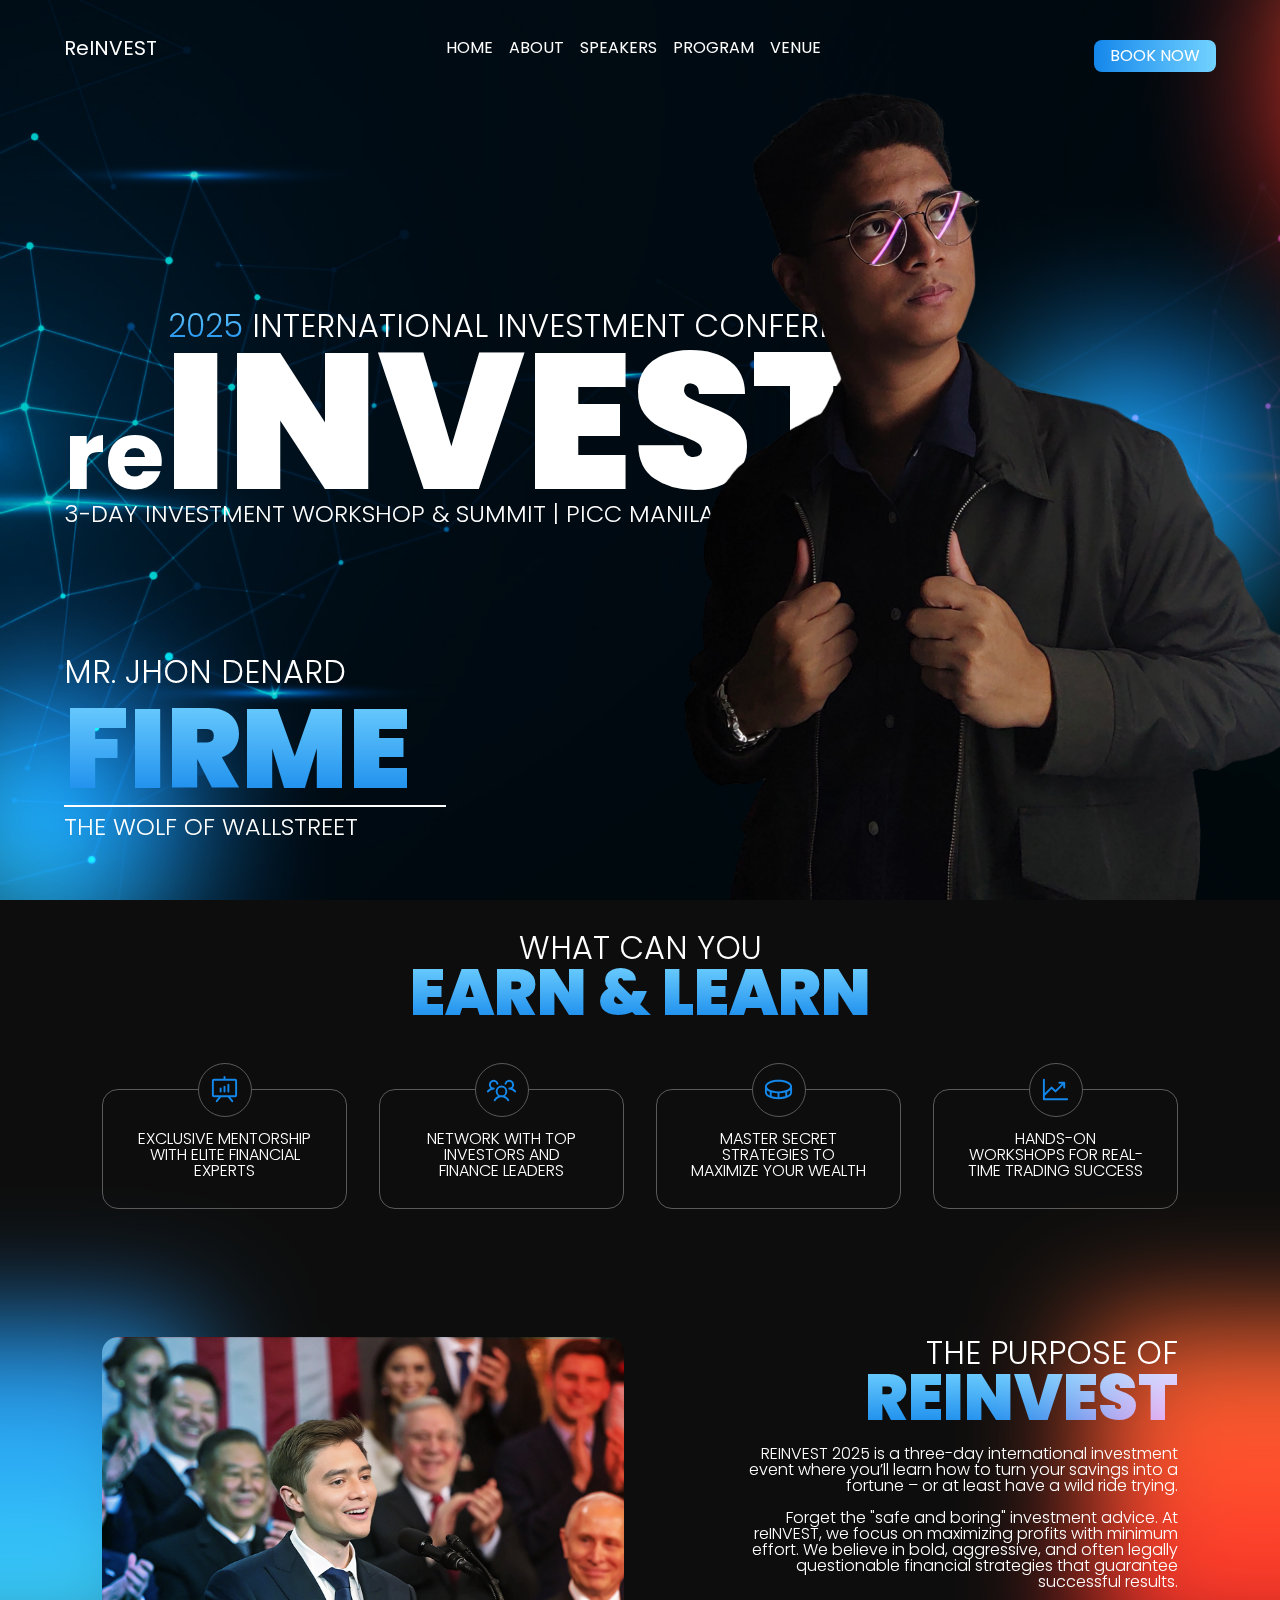
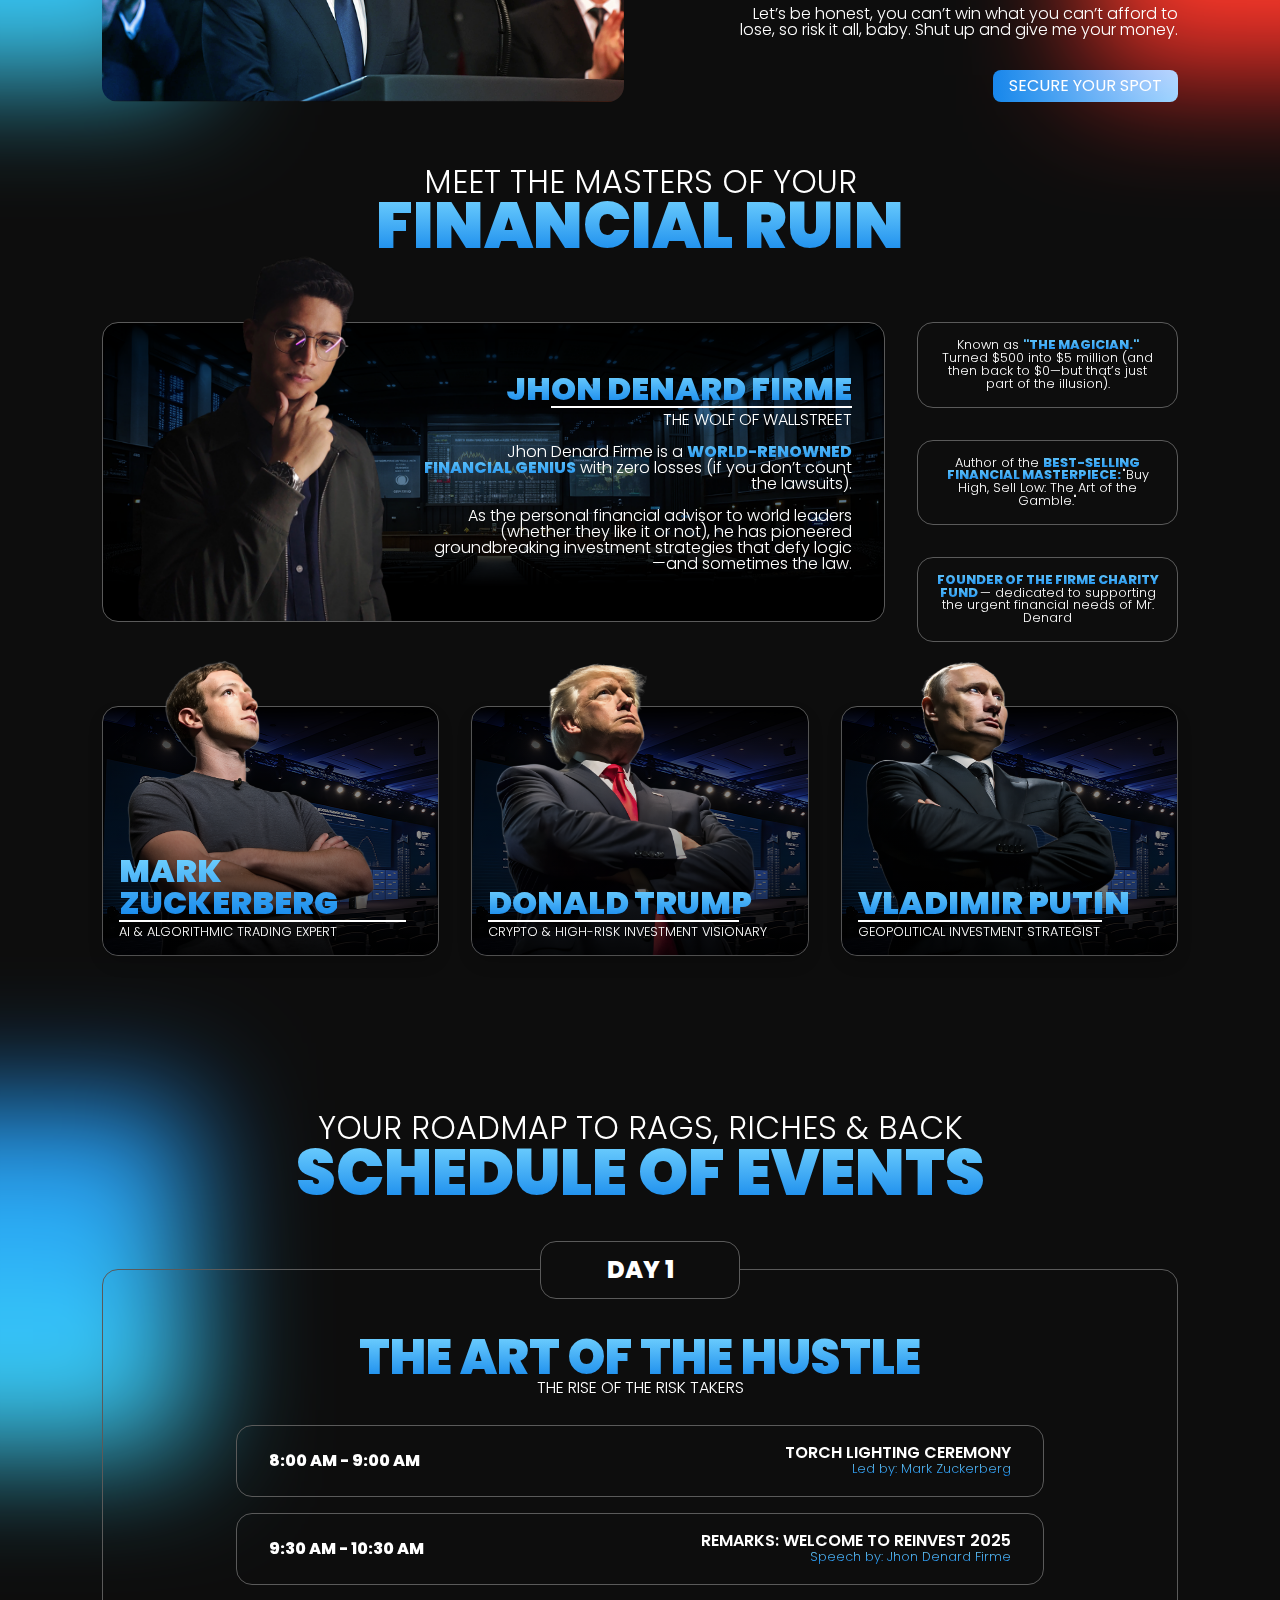
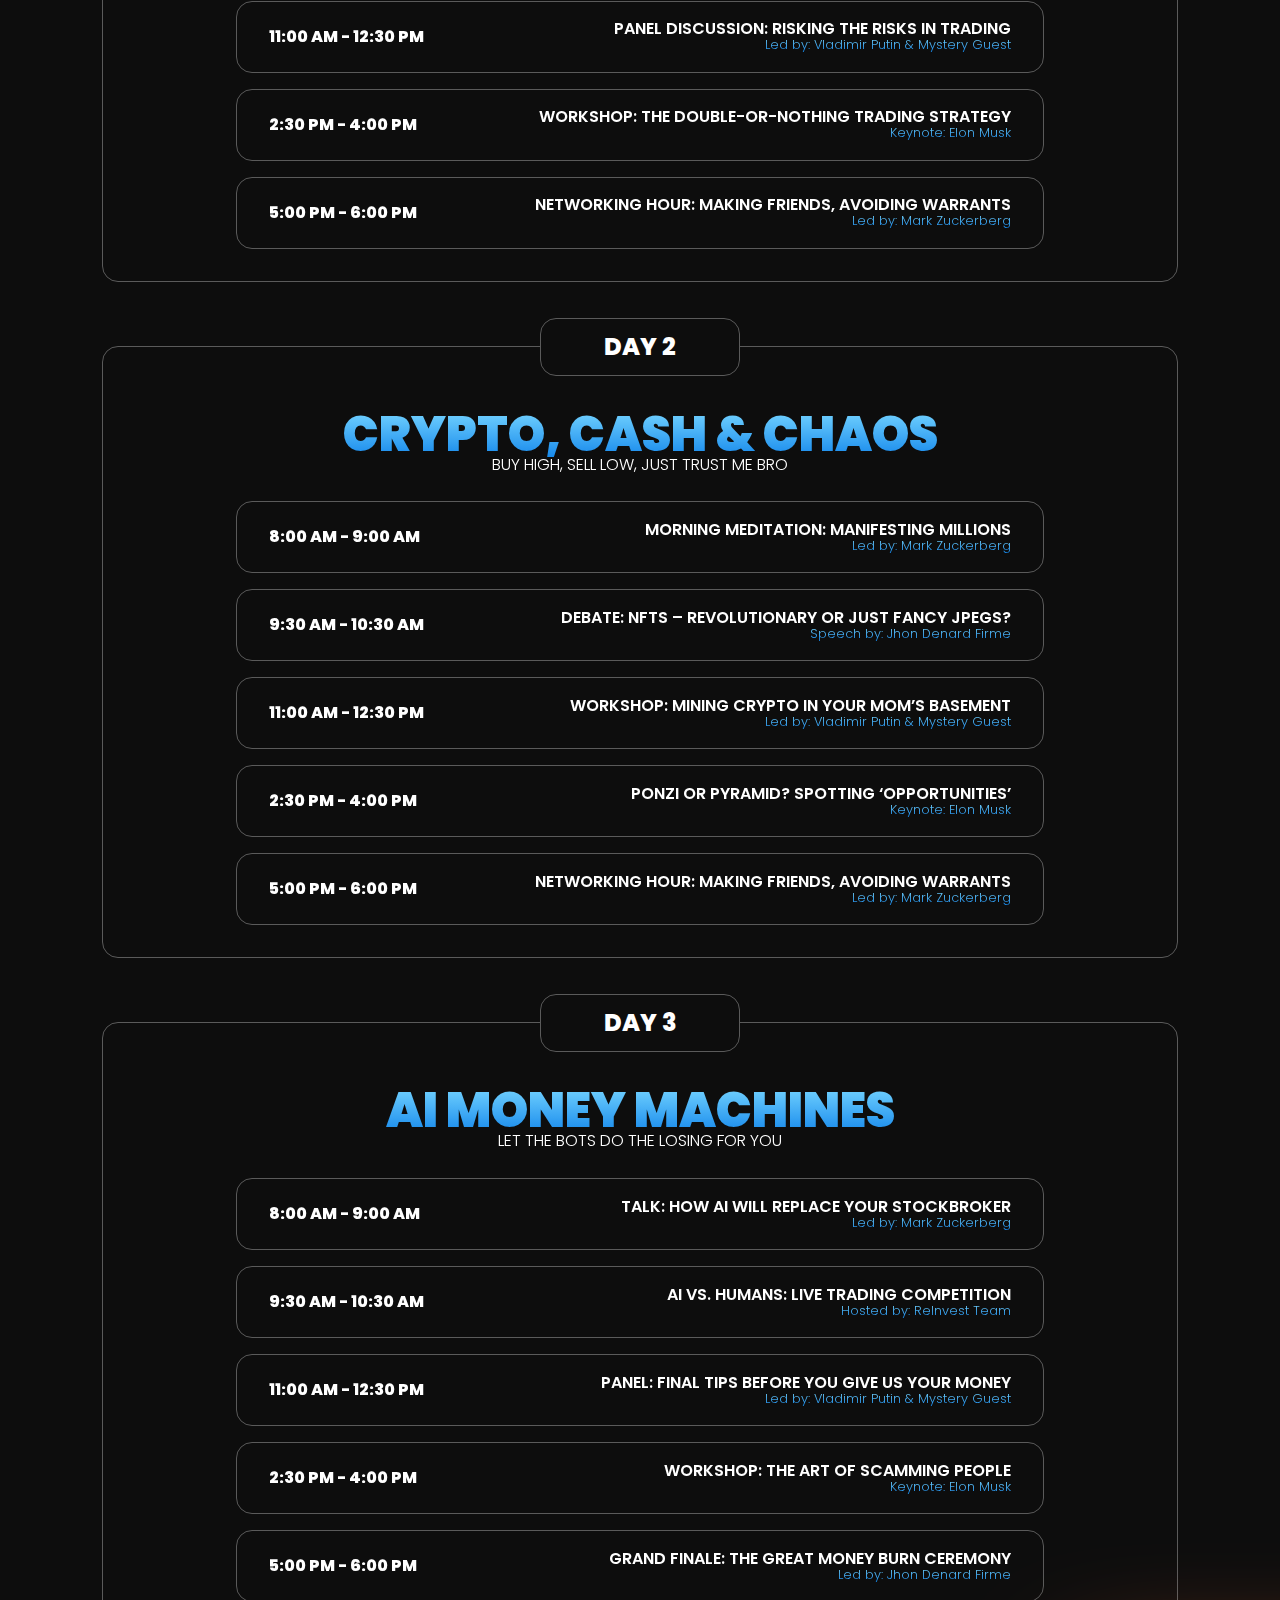
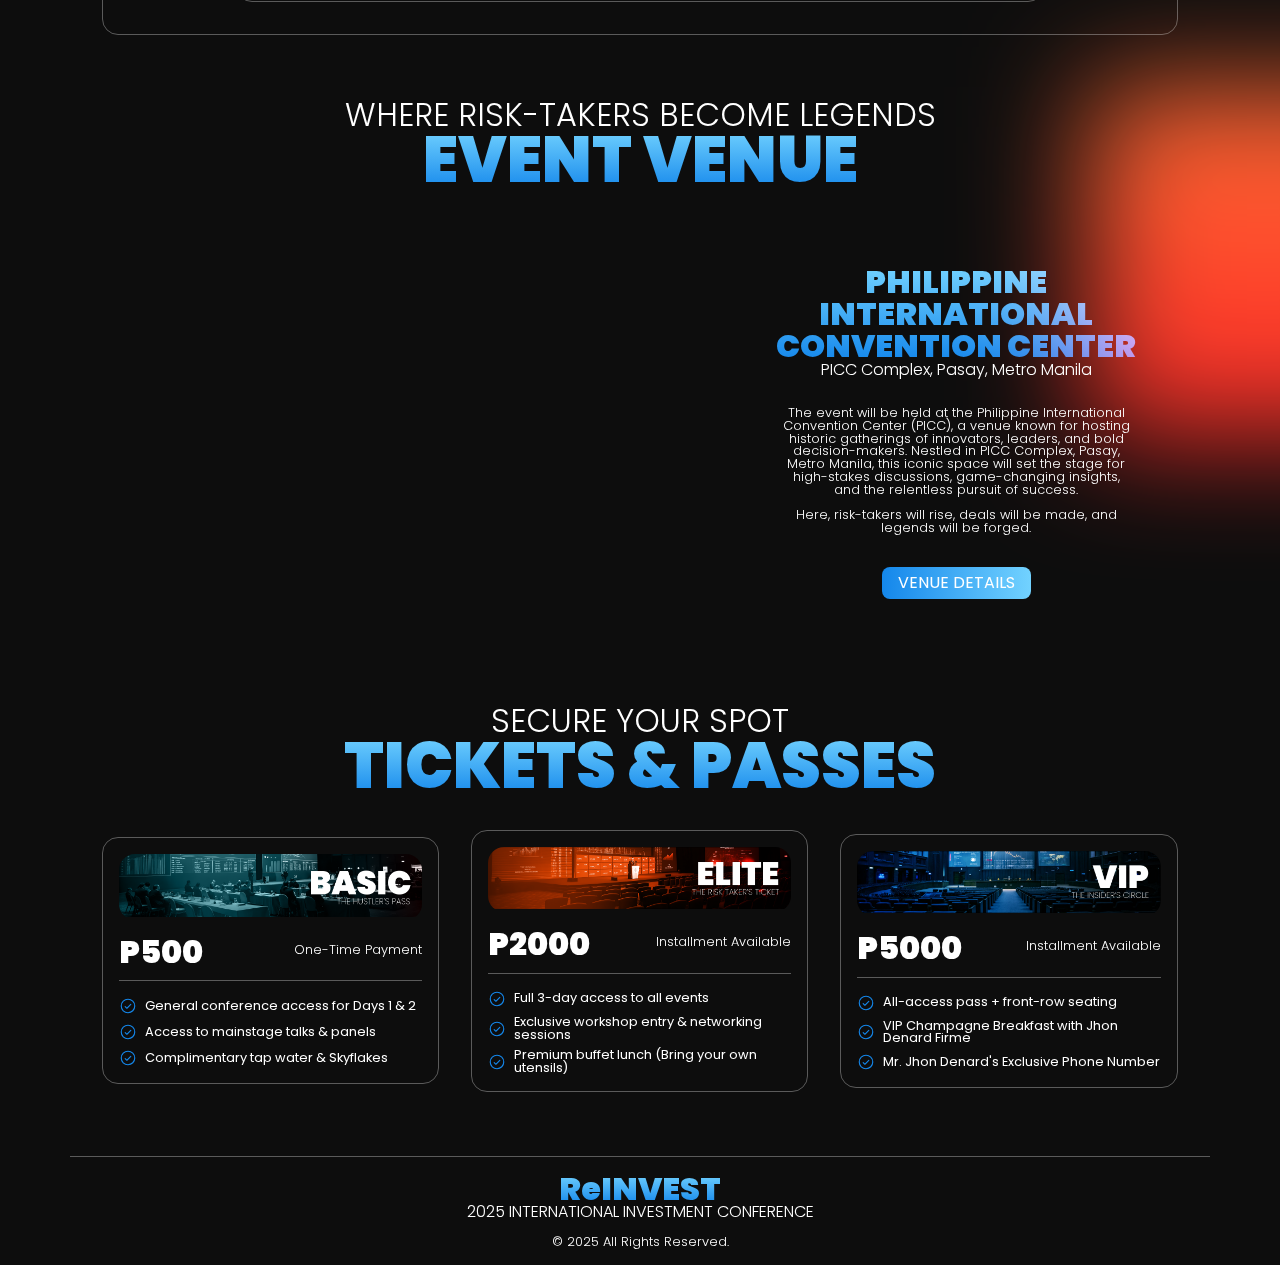
<file: index.html>
<!DOCTYPE html>
<html lang="en">
<head>
    <meta charset="UTF-8">
    <meta name="viewport" content="width=device-width, initial-scale=1.0">
    <title>REINVEST</title>
    <link href="https://cdn.jsdelivr.net/npm/bootstrap@5.3.3/dist/css/bootstrap.min.css" rel="stylesheet" integrity="sha384-QWTKZyjpPEjISv5WaRU9OFeRpok6YctnYmDr5pNlyT2bRjXh0JMhjY6hW+ALEwIH" crossorigin="anonymous">
    <link rel="preconnect" href="https://fonts.googleapis.com">
    <link rel="preconnect" href="https://fonts.gstatic.com" crossorigin>
    <link href="https://fonts.googleapis.com/css2?family=Poppins:ital,wght@0,100;0,200;0,300;0,400;0,500;0,600;0,700;0,800;0,900;1,100;1,200;1,300;1,400;1,500;1,600;1,700;1,800;1,900&display=swap" rel="stylesheet">
    <link href="./styles.css" rel="stylesheet">

</head>
<body>
    
    <nav class="navbar navbar-expand-lg bg-body-tertiary">
        <div class="container-fluid">
          <a class="navbar-brand" href="#">ReINVEST</a>
          <button class="navbar-toggler" type="button" data-bs-toggle="collapse" data-bs-target="#navbarTogglerDemo02" aria-controls="navbarTogglerDemo02" aria-expanded="false" aria-label="Toggle navigation">
            <span class="navbar-toggler-icon"></span>
          </button>
          <div class="collapse navbar-collapse" id="navbarTogglerDemo02">
            <ul class="navbar-nav mx-auto mb-2 mb-lg-0">
                <li class="nav-item">
                    <a class="nav-link active" aria-current="page" href="#">HOME</a>
                </li>
                <li class="nav-item">
                    <a class="nav-link" href="./about.html">ABOUT</a>
                </li>
                <li class="nav-item">
                    <a class="nav-link" href="./speakers.html">SPEAKERS</a>
                </li>
                <li class="nav-item">
                    <a class="nav-link" href="./program.html">PROGRAM</a>
                </li>
                <li class="nav-item">
                    <a class="nav-link" href="./venue.html">VENUE</a>
                </li>
            </ul>
            <form class="d-flex" role="search">
                <a href="./reservation.html"><button class="book-button" type="submit">BOOK NOW</button></a>
            </form>
        </div>
        
        </div>
      </nav>

    <main class="banner-container">
        <div class="bannertext-container">
            <h4 class="tagline"> <span class="accent">2025</span> INTERNATIONAL INVESTMENT CONFERENCE</h4>
            <div class="title-container">
                <h3 class="re">re</h3>
                <h1 class="invest">INVEST</h1>
            </div>
            <h4 class="banner-venue">3-DAY INVESTMENT WORKSHOP & SUMMIT | PICC MANILA
        </div>

        <div class="name-container">
            <h3 class="denard">MR. JHON DENARD</h3>
            <h1 class="firme accent">FIRME</h1>
            <div class="line"></div>
            <h3 class="wolf">THE WOLF OF WALLSTREET</h3>
        </div>
        
        <img src="./images/assets/denard.png" class="denardpic">
    </main>

    <section class="container earn-section">
        <div class="subhead-container">
            <h3>WHAT CAN YOU</h3>
            <h2 class="accent">EARN & LEARN</h2>
        </div>

        <div class="earn-container">
            <div class="earn-item">
                <div class="circle">
                    <img class="circle-icon" src="./images/icons/presentation.svg">
                </div>
                <p class="centered earn-text">EXCLUSIVE MENTORSHIP WITH ELITE FINANCIAL EXPERTS</p>
            </div>  
            <div class="earn-item">
                <div class="circle">
                    <img class="circle-icon" src="./images/icons/network.svg">
                </div>
                <p class="centered earn-text">NETWORK WITH TOP INVESTORS AND FINANCE LEADERS</p>
            </div>  
            <div class="earn-item">
                <div class="circle">
                    <img class="circle-icon" src="./images/icons/coin.svg">
                </div>
                <p class="centered earn-text">MASTER SECRET STRATEGIES TO MAXIMIZE YOUR WEALTH</p>
            </div>  
            <div class="earn-item">
                <div class="circle">
                    <img class="circle-icon" src="./images/icons/chart.svg">
                </div>
                <p class="centered earn-text">HANDS-ON WORKSHOPS FOR REAL-TIME TRADING SUCCESS</p>
            </div>  
        </div>
    </section>

    <section class="container info-section" id="info-section">

        <div class="image-container">
            <img class="info-img" src="./images/assets/denard-info.png">
        </div>

        <div class="radial-blue blue-gradient"></div>
        <div class="radial-orange orange-gradient"></div>

        <div class="info-container">
            <div class="subhead-container-info">
                <h3>THE PURPOSE OF</h3>
                <h2 class="accent">REINVEST</h2>
            </div>

            <br>
            <p class="info-text">REINVEST 2025 is a three-day international investment event where you’ll learn how to turn your savings into a fortune – or at least have a wild ride trying.</p>
            <br>
            <p class="info-text">Forget the "safe and boring" investment advice. At reINVEST, we focus on maximizing profits with minimum effort. We believe in bold, aggressive, and often legally questionable financial strategies that guarantee successful results.</p>
            <br>
            <p class="info-text">Let’s be honest, you can’t win what you can’t afford to lose, so risk it all, baby. Shut up and give me your money.</p>
            
            <button type="submit" class="book-button secure-button">SECURE YOUR SPOT</button>
        </div>
    </section>

    <section class="container speakers-section">
        <div class="subhead-container">
            <h3>MEET THE MASTERS OF YOUR</h3>
            <h2 class="accent">FINANCIAL RUIN</h2>
        </div>

        <div class="speakers-container">
            <div class="speaker-denard">
                <div class="about-denard">
                    <img class="about-denard-img" src="./images/assets/denard-about.png">
                    <div class="intro-denard">
                        <h3 class="speaker-name-denard accent">JHON DENARD FIRME</h3>
                        <div class="line line-denard"></div>
                        <h4 class="speaker-tag-denard">THE WOLF OF WALLSTREET</h4>
                        <br>
                        <p class="denard-text">Jhon Denard Firme is a <span class="accent bold">WORLD-RENOWNED FINANCIAL GENIUS</span> with zero losses (if you don’t count the lawsuits). <br><br> As the personal financial advisor to world leaders (whether they like it or not), he has pioneered groundbreaking investment strategies that defy logic—and sometimes the law. </p>
                    </div>
                </div>
                <div class="credentials-denard">
                    <div class="credentials-item">
                        <p>Known as <span class="accent">"THE MAGICIAN." </span> Turned $500 into $5 million (and then back to $0—but that’s just part of the illusion).</p>
                    </div>
                    <div class="credentials-item">
                        <p>Author of the <span class="accent">BEST-SELLING FINANCIAL MASTERPIECE: </span> "Buy High, Sell Low: The Art of the Gamble."</p>
                    </div>
                    <div class="credentials-item">
                        <p><span class="accent">FOUNDER OF THE FIRME CHARITY FUND </span> — dedicated to supporting the urgent financial needs of Mr. Denard</p>
                    </div>
                </div>
            </div>

            <div class="speaker-keynotes">
                <div class="keynote-container musk">
                    <img class="keynote-img" src="./images/assets/zucc.png">
                    <div class="shadow"></div>

                    <div class="keynote-info">
                        <h3 class="speaker-name-keynote accent">MARK  ZUCKERBERG</h3>
                        <div class="line line-keynote"></div>
                        <h4 class="speaker-tag-keynote">AI & ALGORITHMIC TRADING EXPERT</h4>
                    </div>
                    
                </div>

                <div class="keynote-container musk">
                    <img class="keynote-img" src="./images/assets/trump.png">
                    <div class="shadow"></div>
                    
                    <div class="keynote-info">
                        <h3 class="speaker-name-keynote accent">DONALD TRUMP</h3>
                        <div class="line line-keynote"></div>
                        <h4 class="speaker-tag-keynote">CRYPTO & HIGH-RISK INVESTMENT VISIONARY</h4>
                    </div>
                    
                </div>

                <div class="keynote-container musk">
                    <img class="keynote-img" src="./images/assets/putin.png">
                    <div class="shadow"></div>
                    <div class="keynote-info">
                        <h3 class="speaker-name-keynote accent">VLADIMIR PUTIN</h3>
                        <div class="line line-keynote"></div>
                        <h4 class="speaker-tag-keynote">GEOPOLITICAL INVESTMENT STRATEGIST</h4>
                    </div>
                    
                </div>
            </div>
        </div>
    </section>

    <section class="container schedule-section">
        <div class="radial-blue blue-gradient"></div>
        <div class="subhead-container">
            <h3>YOUR ROADMAP TO RAGS, RICHES & BACK</h3>
            <h2 class="accent">SCHEDULE OF EVENTS</h2>
        </div>

        <div class="schedule-container">
            <div class="schedule-item">
                <div class="day">DAY 1</div>
                <div class="sched-subhead">
                    <h2 class="sched-title accent">THE ART OF THE HUSTLE</h2>
                    <h3 class="sched-tagline">THE RISE OF THE RISK TAKERS</h3>
                </div>

                <div class="timeslot-list">
                    <div class="timeslot">
                        <p class="time">8:00 AM - 9:00 AM</p>
                        <div class="event-item">
                            <p class="event-title">TORCH LIGHTING CEREMONY</p>
                            <p class="event-subhead accent">Led by: Mark Zuckerberg</p>
                        </div>
                    </div>
                    <div class="timeslot">
                        <p class="time">9:30 AM - 10:30 AM</p>
                        <div class="event-item">
                            <p class="event-title">REMARKS: WELCOME TO REINVEST 2025</p>
                            <p class="event-subhead accent">Speech by: Jhon Denard Firme</p>
                        </div>
                    </div>
                    <div class="timeslot">
                        <p class="time">11:00 AM - 12:30 PM</p>
                        <div class="event-item">
                            <p class="event-title">PANEL DISCUSSION: RISKING THE RISKS IN TRADING</p>
                            <p class="event-subhead accent">Led by: Vladimir Putin & Mystery Guest</p>
                        </div>
                    </div>
                    <div class="timeslot">
                        <p class="time">2:30 PM - 4:00 PM</p>
                        <div class="event-item">
                            <p class="event-title">WORKSHOP: THE DOUBLE-OR-NOTHING TRADING STRATEGY</p>
                            <p class="event-subhead accent">Keynote: Elon Musk</p>
                        </div>
                    </div>
                    <div class="timeslot">
                        <p class="time">5:00 PM - 6:00 PM</p>
                        <div class="event-item">
                            <p class="event-title">NETWORKING HOUR: MAKING FRIENDS, AVOIDING WARRANTS</p>
                            <p class="event-subhead accent">Led by: Mark Zuckerberg</p>
                        </div>
                    </div>
                </div>
            </div>

            <div class="schedule-item">
                <div class="day">DAY 2</div>
                <div class="sched-subhead">
                    <h2 class="sched-title accent">CRYPTO, CASH & CHAOS</h2>
                    <h3 class="sched-tagline">BUY HIGH, SELL LOW, JUST TRUST ME BRO</h3>
                </div>

                <div class="timeslot-list">
                    <div class="timeslot">
                        <p class="time">8:00 AM - 9:00 AM</p>
                        <div class="event-item">
                            <p class="event-title">MORNING MEDITATION: MANIFESTING MILLIONS</p>
                            <p class="event-subhead accent">Led by: Mark Zuckerberg</p>
                        </div>
                    </div>
                    <div class="timeslot">
                        <p class="time">9:30 AM - 10:30 AM</p>
                        <div class="event-item">
                            <p class="event-title">DEBATE: NFTS – REVOLUTIONARY OR JUST FANCY JPEGS?</p>
                            <p class="event-subhead accent">Speech by: Jhon Denard Firme</p>
                        </div>
                    </div>
                    <div class="timeslot">
                        <p class="time">11:00 AM - 12:30 PM</p>
                        <div class="event-item">
                            <p class="event-title">WORKSHOP: MINING CRYPTO IN YOUR MOM’S BASEMENT</p>
                            <p class="event-subhead accent">Led by: Vladimir Putin & Mystery Guest</p>
                        </div>
                    </div>
                    <div class="timeslot">
                        <p class="time">2:30 PM - 4:00 PM</p>
                        <div class="event-item">
                            <p class="event-title">PONZI OR PYRAMID? SPOTTING ‘OPPORTUNITIES’</p>
                            <p class="event-subhead accent">Keynote: Elon Musk</p>
                        </div>
                    </div>
                    <div class="timeslot">
                        <p class="time">5:00 PM - 6:00 PM</p>
                        <div class="event-item">
                            <p class="event-title">NETWORKING HOUR: MAKING FRIENDS, AVOIDING WARRANTS</p>
                            <p class="event-subhead accent">Led by: Mark Zuckerberg</p>
                        </div>
                    </div>
                </div>
            </div>

            <div class="schedule-item">
                <div class="day">DAY 3</div>
                <div class="sched-subhead">
                    <h2 class="sched-title accent">AI MONEY MACHINES</h2>
                    <h3 class="sched-tagline">LET THE BOTS DO THE LOSING FOR YOU</h3>
                </div>

                <div class="timeslot-list">
                    <div class="timeslot">
                        <p class="time">8:00 AM - 9:00 AM</p>
                        <div class="event-item">
                            <p class="event-title">TALK: HOW AI WILL REPLACE YOUR STOCKBROKER</p>
                            <p class="event-subhead accent">Led by: Mark Zuckerberg</p>
                        </div>
                    </div>
                    <div class="timeslot">
                        <p class="time">9:30 AM - 10:30 AM</p>
                        <div class="event-item">
                            <p class="event-title">AI VS. HUMANS: LIVE TRADING COMPETITION</p>
                            <p class="event-subhead accent">Hosted by: ReInvest Team</p>
                        </div>
                    </div>
                    <div class="timeslot">
                        <p class="time">11:00 AM - 12:30 PM</p>
                        <div class="event-item">
                            <p class="event-title">PANEL: FINAL TIPS BEFORE YOU GIVE US YOUR MONEY</p>
                            <p class="event-subhead accent">Led by: Vladimir Putin & Mystery Guest</p>
                        </div>
                    </div>
                    <div class="timeslot">
                        <p class="time">2:30 PM - 4:00 PM</p>
                        <div class="event-item">
                            <p class="event-title">WORKSHOP: THE ART OF SCAMMING PEOPLE</p>
                            <p class="event-subhead accent">Keynote: Elon Musk</p>
                        </div>
                    </div>
                    <div class="timeslot">
                        <p class="time">5:00 PM - 6:00 PM</p>
                        <div class="event-item">
                            <p class="event-title">GRAND FINALE: THE GREAT MONEY BURN CEREMONY</p>
                            <p class="event-subhead accent">Led by: Jhon Denard Firme</p>
                        </div>
                    </div>
                </div>
            </div>
        </div>
    </section>


    <section class="container venue-section">
        <div class="radial-orange orange-gradient"></div>
        <div class="subhead-container">
            <h3>WHERE RISK-TAKERS BECOME LEGENDS</h3>
            <h2 class="accent">EVENT VENUE</h2>
        </div>


        <div class="venue-container">
            <div class="venue-map"><iframe src="https://www.google.com/maps/embed?pb=!1m18!1m12!1m3!1d1930.895050734615!2d120.98192345644145!3d14.553992442609443!2m3!1f0!2f0!3f0!3m2!1i1024!2i768!4f13.1!3m3!1m2!1s0x3397cbd95b3871e1%3A0xdecebc46f2b58867!2sPhilippine%20International%20Convention%20Center!5e0!3m2!1sen!2sph!4v1743368455898!5m2!1sen!2sph" width="600" height="350" style="border:0;" allowfullscreen="" loading="lazy" referrerpolicy="no-referrer-when-downgrade"></iframe></div>
            <div class="venue-info">
                <div class="sched-subhead">
                    <h2 class="venue-title  accent">PHILIPPINE INTERNATIONAL CONVENTION CENTER</h2>
                    <h3 class="venue-tagline">PICC Complex, Pasay, Metro Manila</h3>
                </div>
                
                <p class="venue-desc">The event will be held at the Philippine International Convention Center (PICC), a venue known for hosting historic gatherings of innovators, leaders, and bold decision-makers. Nestled in PICC Complex, Pasay, Metro Manila, this iconic space will set the stage for high-stakes discussions, game-changing insights, and the relentless pursuit of success. <br> <br> Here, risk-takers will rise, deals will be made, and legends will be forged.</p>
                <a href="#"> <button type="submit" class="book-button secure-button">VENUE DETAILS</button> </a>
            </div>
            
        </div>
    </section>




    <section class="container tickets-section">
        <div class="subhead-container">
            <h3>SECURE YOUR SPOT</h3>
            <h2 class="accent">TICKETS & PASSES</h2>
        </div>

        <div class="tickets-container">
            <a href="">
                <div class="ticket-info-container">
                    <div class="ticket-img-container">
                        <img class="ticket-img" src="./images/tickets/basic.png">
                    </div>
    
                    <div class="ticket-info">
                        <div class="price-container">
                            <h3 class="price">P500</h3>
                            <p class="options">One-Time Payment</p>
                        </div>
    
                        <div class="line-price"></div>
                        
                        <ul class="perks-list">
                            <li class="perks"> <img class="perk-icon" src="./images/icons/check.svg"> General conference access for Days 1 & 2  </li>
                            <li class="perks"> <img class="perk-icon" src="./images/icons/check.svg"> Access to mainstage talks & panels </li>
                            <li class="perks"> <img class="perk-icon" src="./images/icons/check.svg"> Complimentary tap water & Skyflakes</li>
                        </ul>
    
                    </div>
                </div>
            </a>


            <a href="">
                <div class="ticket-info-container">
                    <div class="ticket-img-container">
                        <img class="ticket-img" src="./images/tickets/elite.png">
                    </div>
    
                    <div class="ticket-info">
                        <div class="price-container">
                            <h3 class="price">P2000</h3>
                            <p class="options">Installment Available</p>
                        </div>
    
                        <div class="line-price"></div>
                        
                        <ul class="perks-list">
                            <li class="perks"> <img class="perk-icon" src="./images/icons/check.svg"> Full 3-day access to all events  </li>
                            <li class="perks"> <img class="perk-icon" src="./images/icons/check.svg"> Exclusive workshop entry & networking sessions </li>
                            <li class="perks"> <img class="perk-icon" src="./images/icons/check.svg"> Premium buffet lunch (Bring your own utensils) </li>
                        </ul>
    
                    </div>
                </div>
            </a>


            <a href="">
                <div class="ticket-info-container">
                    <div class="ticket-img-container">
                        <img class="ticket-img" src="./images/tickets/vip.png">
                    </div>
    
                    <div class="ticket-info">
                        <div class="price-container">
                            <h3 class="price">P5000</h3>
                            <p class="options">Installment Available</p>
                        </div>
    
                        <div class="line-price"></div>
                        
                        <ul class="perks-list">
                            <li class="perks"> <img class="perk-icon" src="./images/icons/check.svg"> All-access pass + front-row seating  </li>
                            <li class="perks"> <img class="perk-icon" src="./images/icons/check.svg"> VIP Champagne Breakfast with Jhon Denard Firme </li>
                            <li class="perks"> <img class="perk-icon" src="./images/icons/check.svg"> Mr. Jhon Denard's Exclusive Phone Number </li>
                        </ul>
    
                    </div>
                </div>
            </a>


        </div>
    </section>

    


    <footer class="container footer-section">
        <h3 class="footer-title accent">ReINVEST</h3>
        <h4 class="footer-tagline">2025 INTERNATIONAL INVESTMENT CONFERENCE</h4>
        
        <p class="footer-rights">&copy; 2025 All Rights Reserved.</p>
    </footer>



    <script src="https://cdn.jsdelivr.net/npm/bootstrap@5.3.3/dist/js/bootstrap.bundle.min.js" integrity="sha384-YvpcrYf0tY3lHB60NNkmXc5s9fDVZLESaAA55NDzOxhy9GkcIdslK1eN7N6jIeHz" crossorigin="anonymous"></script>
</body>
</html>
</file>
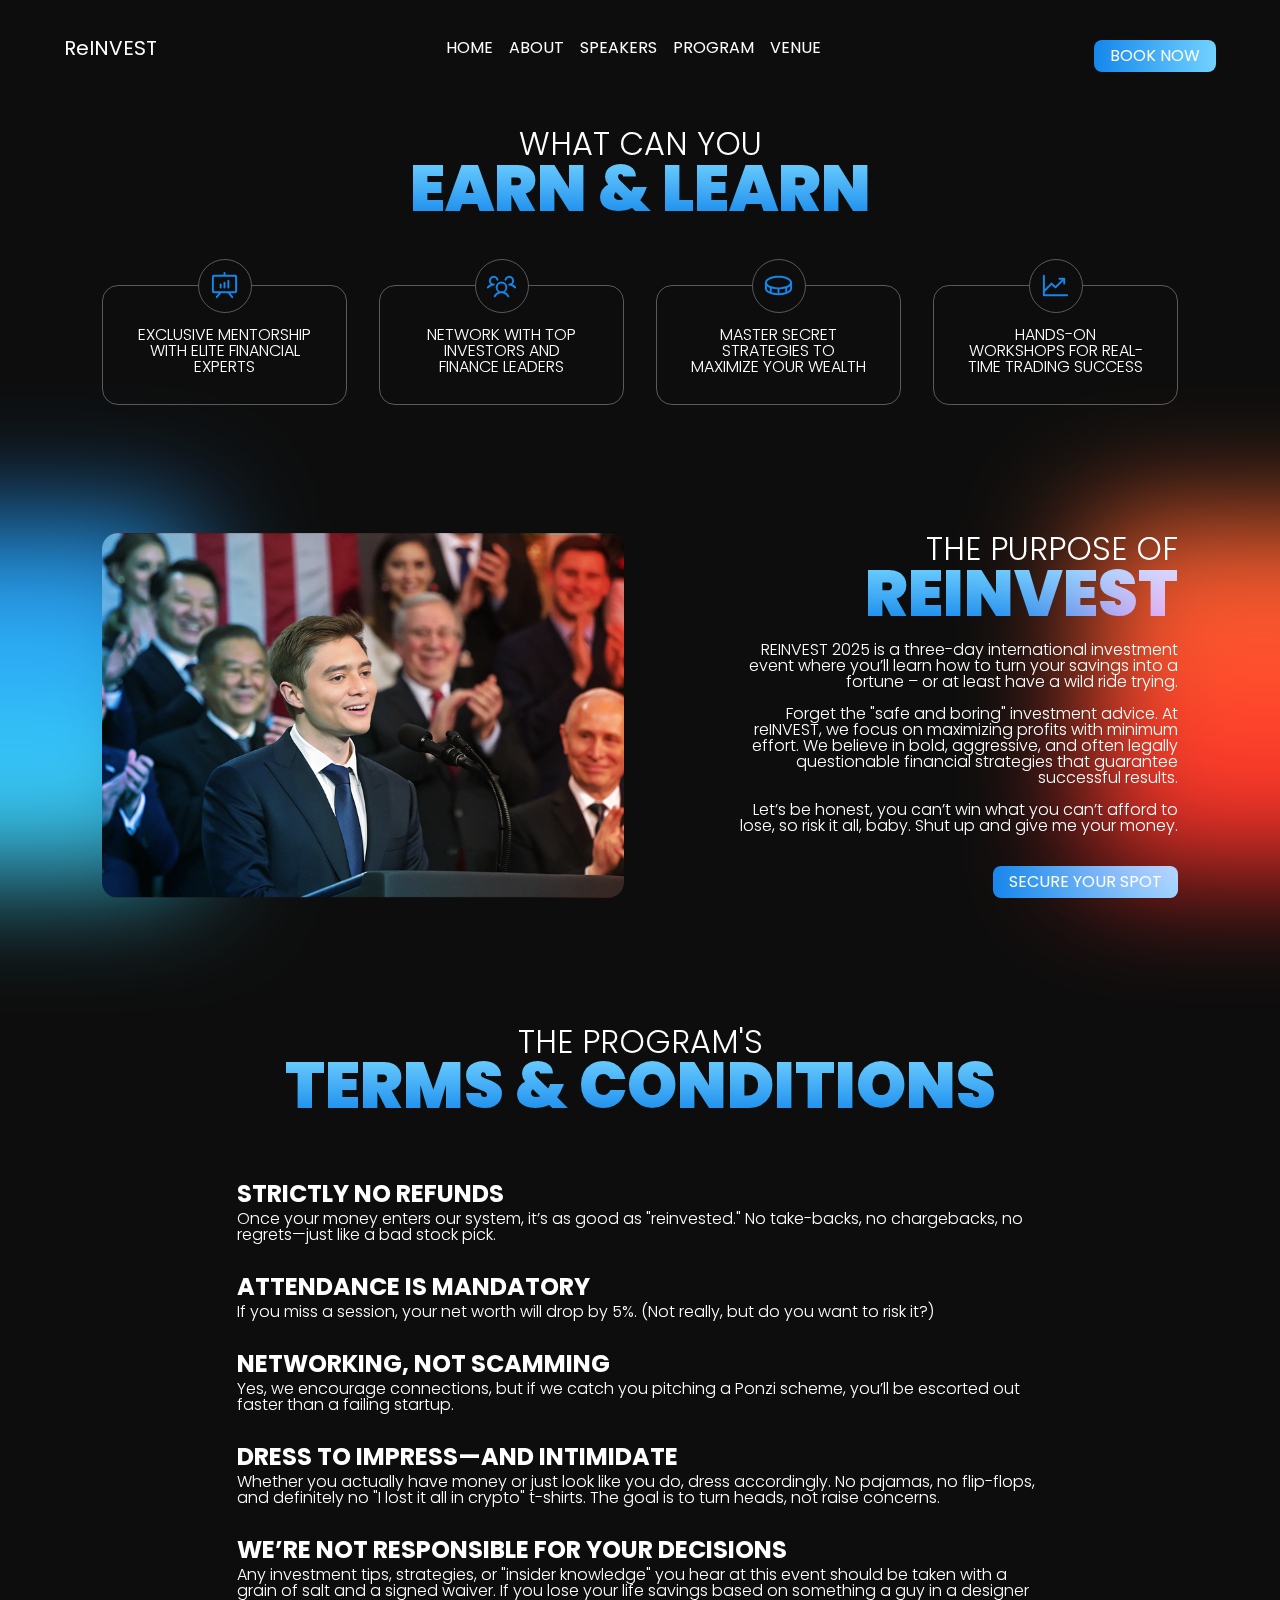
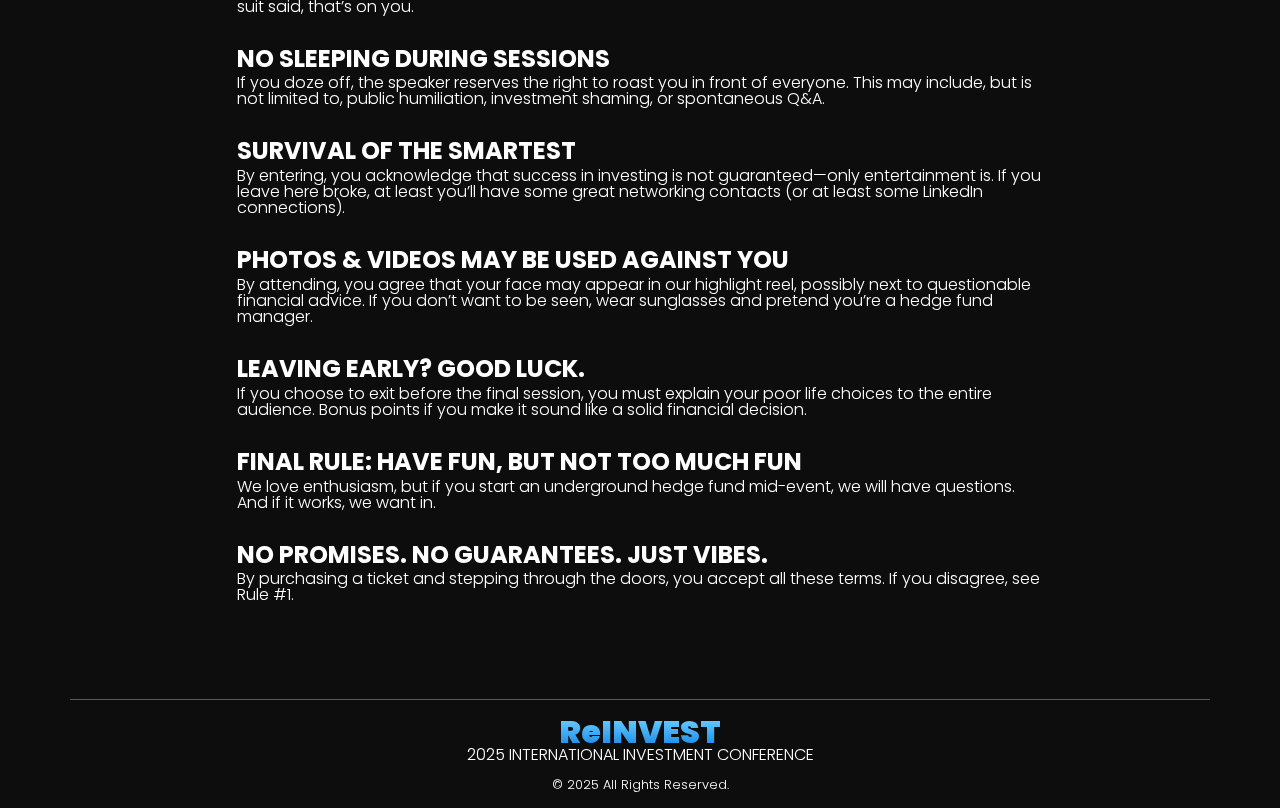
<file: about.html>
<!DOCTYPE html>
<html lang="en">
<head>
    <meta charset="UTF-8">
    <meta name="viewport" content="width=device-width, initial-scale=1.0">
    <title>ReInvest - About</title>
    <link href="https://cdn.jsdelivr.net/npm/bootstrap@5.3.3/dist/css/bootstrap.min.css" rel="stylesheet" integrity="sha384-QWTKZyjpPEjISv5WaRU9OFeRpok6YctnYmDr5pNlyT2bRjXh0JMhjY6hW+ALEwIH" crossorigin="anonymous">
    <link rel="preconnect" href="https://fonts.googleapis.com">
    <link rel="preconnect" href="https://fonts.gstatic.com" crossorigin>
    <link href="https://fonts.googleapis.com/css2?family=Poppins:ital,wght@0,100;0,200;0,300;0,400;0,500;0,600;0,700;0,800;0,900;1,100;1,200;1,300;1,400;1,500;1,600;1,700;1,800;1,900&display=swap" rel="stylesheet">
    <link href="./styles.css" rel="stylesheet">

</head>
<body>
    
    <nav class="navbar navbar-expand-lg bg-body-tertiary">
        <div class="container-fluid">
          <a class="navbar-brand" href="./index.html">ReINVEST</a>
          <button class="navbar-toggler" type="button" data-bs-toggle="collapse" data-bs-target="#navbarTogglerDemo02" aria-controls="navbarTogglerDemo02" aria-expanded="false" aria-label="Toggle navigation">
            <span class="navbar-toggler-icon"></span>
          </button>
          <div class="collapse navbar-collapse" id="navbarTogglerDemo02">
            <ul class="navbar-nav mx-auto mb-2 mb-lg-0">
                <li class="nav-item">
                    <a class="nav-link active" aria-current="page" href="./index.html">HOME</a>
                </li>
                <li class="nav-item">
                    <a class="nav-link" href="./about.html">ABOUT</a>
                </li>
                <li class="nav-item">
                    <a class="nav-link" href="./speakers.html">SPEAKERS</a>
                </li>
                <li class="nav-item">
                    <a class="nav-link" href="./program.html">PROGRAM</a>
                </li>
                <li class="nav-item">
                    <a class="nav-link" href="./venue.html">VENUE</a>
                </li>
            </ul>
            <form class="d-flex" role="search">
                <a href="./reservation.html"><button class="book-button" type="submit">BOOK NOW</button></a>
            </form>
        </div>
        
        </div>
      </nav>

    <section class="container earn-section" style="padding-top: 128px;">
        <div class="subhead-container">
            <h3>WHAT CAN YOU</h3>
            <h2 class="accent">EARN & LEARN</h2>
        </div>

        <div class="earn-container">
            <div class="earn-item">
                <div class="circle">
                    <img class="circle-icon" src="./images/icons/presentation.svg">
                </div>
                <p class="centered earn-text">EXCLUSIVE MENTORSHIP WITH ELITE FINANCIAL EXPERTS</p>
            </div>  
            <div class="earn-item">
                <div class="circle">
                    <img class="circle-icon" src="./images/icons/network.svg">
                </div>
                <p class="centered earn-text">NETWORK WITH TOP INVESTORS AND FINANCE LEADERS</p>
            </div>  
            <div class="earn-item">
                <div class="circle">
                    <img class="circle-icon" src="./images/icons/coin.svg">
                </div>
                <p class="centered earn-text">MASTER SECRET STRATEGIES TO MAXIMIZE YOUR WEALTH</p>
            </div>  
            <div class="earn-item">
                <div class="circle">
                    <img class="circle-icon" src="./images/icons/chart.svg">
                </div>
                <p class="centered earn-text">HANDS-ON WORKSHOPS FOR REAL-TIME TRADING SUCCESS</p>
            </div>  
        </div>
    </section>

    <section class="container info-section" id="info-section">

        <div class="image-container">
            <img class="info-img" src="./images/assets/denard-info.png">
        </div>

        <div class="radial-blue blue-gradient"></div>
        <div class="radial-orange orange-gradient"></div>


        <div class="info-container">
            <div class="subhead-container-info">
                <h3>THE PURPOSE OF</h3>
                <h2 class="accent">REINVEST</h2>
            </div>

            <br>
            <p class="info-text">REINVEST 2025 is a three-day international investment event where you’ll learn how to turn your savings into a fortune – or at least have a wild ride trying.</p>
            <br>
            <p class="info-text">Forget the "safe and boring" investment advice. At reINVEST, we focus on maximizing profits with minimum effort. We believe in bold, aggressive, and often legally questionable financial strategies that guarantee successful results.</p>
            <br>
            <p class="info-text">Let’s be honest, you can’t win what you can’t afford to lose, so risk it all, baby. Shut up and give me your money.</p>
            
            <a href="./reservation.html"><button type="submit" class="book-button secure-button">SECURE YOUR SPOT</button></a>
        
        </div>
    </section>


    <section class="terms-section container">
        <div class="subhead-container">
            <h3>THE PROGRAM'S</h3>
            <h2 class="accent">TERMS & CONDITIONS</h2>
        </div>

        <section class="terms-container">

            <h3 class="terms-subhead">STRICTLY NO REFUNDS</h3>
            <p class="terms-text">Once your money enters our system, it’s as good as "reinvested." No take-backs, no chargebacks, no regrets—just like a bad stock pick.</p>
            <br>
        
            <h3 class="terms-subhead">ATTENDANCE IS MANDATORY</h3>
            <p class="terms-text">If you miss a session, your net worth will drop by 5%. (Not really, but do you want to risk it?)</p>
            <br>
        
            <h3 class="terms-subhead">NETWORKING, NOT SCAMMING</h3>
            <p class="terms-text">Yes, we encourage connections, but if we catch you pitching a Ponzi scheme, you’ll be escorted out faster than a failing startup.</p>
            <br>
        
            <h3 class="terms-subhead">DRESS TO IMPRESS—AND INTIMIDATE</h3>
            <p class="terms-text">Whether you actually have money or just look like you do, dress accordingly. No pajamas, no flip-flops, and definitely no "I lost it all in crypto" t-shirts. The goal is to turn heads, not raise concerns.</p>
            <br>
        
            <h3 class="terms-subhead">WE’RE NOT RESPONSIBLE FOR YOUR DECISIONS</h3>
            <p class="terms-text">Any investment tips, strategies, or "insider knowledge" you hear at this event should be taken with a grain of salt and a signed waiver. If you lose your life savings based on something a guy in a designer suit said, that’s on you.</p>
            <br>
        
            <h3 class="terms-subhead">NO SLEEPING DURING SESSIONS</h3>
            <p class="terms-text">If you doze off, the speaker reserves the right to roast you in front of everyone. This may include, but is not limited to, public humiliation, investment shaming, or spontaneous Q&A.</p>
            <br>
        
            <h3 class="terms-subhead">SURVIVAL OF THE SMARTEST</h3>
            <p class="terms-text">By entering, you acknowledge that success in investing is not guaranteed—only entertainment is. If you leave here broke, at least you’ll have some great networking contacts (or at least some LinkedIn connections).</p>
            <br>
        
            <h3 class="terms-subhead">PHOTOS & VIDEOS MAY BE USED AGAINST YOU</h3>
            <p class="terms-text">By attending, you agree that your face may appear in our highlight reel, possibly next to questionable financial advice. If you don’t want to be seen, wear sunglasses and pretend you’re a hedge fund manager.</p>
            <br>
        
            <h3 class="terms-subhead">LEAVING EARLY? GOOD LUCK.</h3>
            <p class="terms-text">If you choose to exit before the final session, you must explain your poor life choices to the entire audience. Bonus points if you make it sound like a solid financial decision.</p>
            <br>
        
            <h3 class="terms-subhead">FINAL RULE: HAVE FUN, BUT NOT TOO MUCH FUN</h3>
            <p class="terms-text">We love enthusiasm, but if you start an underground hedge fund mid-event, we will have questions. And if it works, we want in.</p>
            <br>
        
            <h3 class="terms-subhead">NO PROMISES. NO GUARANTEES. JUST VIBES.</h3>
            <p class="terms-text">By purchasing a ticket and stepping through the doors, you accept all these terms. If you disagree, see Rule #1.</p>
            <br>
        </section>
        
    </section>

    

    <footer class="container footer-section">
        <h3 class="footer-title accent">ReINVEST</h3>
        <h4 class="footer-tagline">2025 INTERNATIONAL INVESTMENT CONFERENCE</h4>
        
        <p class="footer-rights">&copy; 2025 All Rights Reserved.</p>
    </footer>


</body>
</html>
</file>
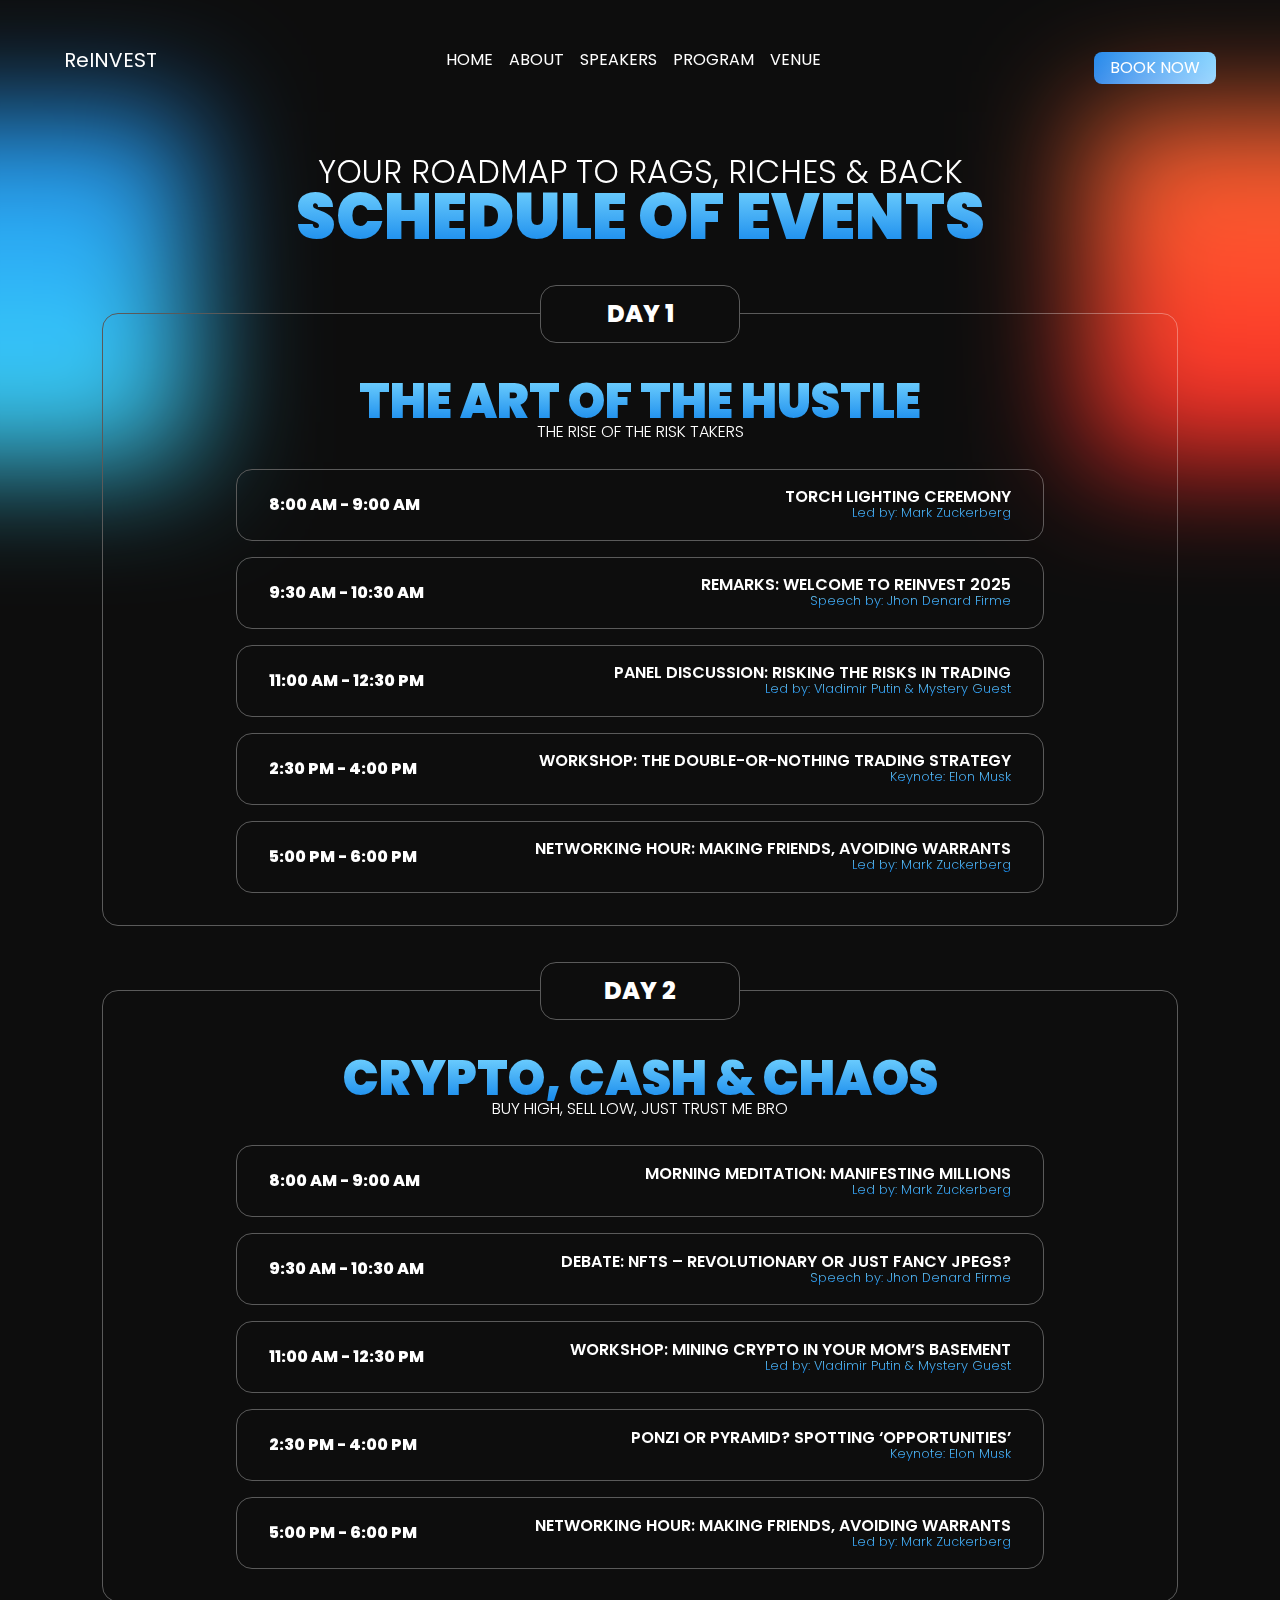
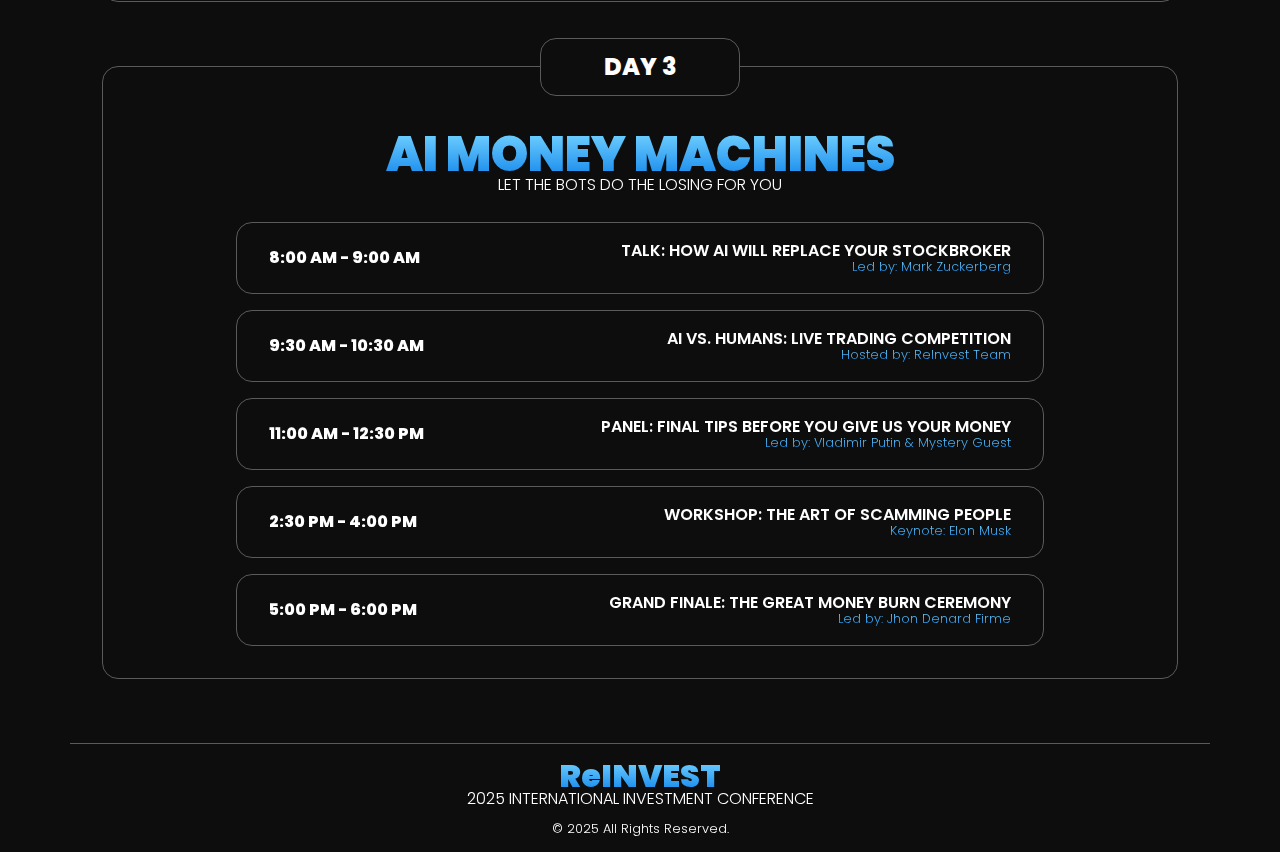
<file: program.html>
<!DOCTYPE html>
<html lang="en">
<head>
    <meta charset="UTF-8">
    <meta name="viewport" content="width=device-width, initial-scale=1.0">
    <title>ReInvest - Program</title>
    <link href="https://cdn.jsdelivr.net/npm/bootstrap@5.3.3/dist/css/bootstrap.min.css" rel="stylesheet" integrity="sha384-QWTKZyjpPEjISv5WaRU9OFeRpok6YctnYmDr5pNlyT2bRjXh0JMhjY6hW+ALEwIH" crossorigin="anonymous">
    <link rel="preconnect" href="https://fonts.googleapis.com">
    <link rel="preconnect" href="https://fonts.gstatic.com" crossorigin>
    <link href="https://fonts.googleapis.com/css2?family=Poppins:ital,wght@0,100;0,200;0,300;0,400;0,500;0,600;0,700;0,800;0,900;1,100;1,200;1,300;1,400;1,500;1,600;1,700;1,800;1,900&display=swap" rel="stylesheet">
    <link href="./styles.css" rel="stylesheet">

</head>
<body>
    <nav class="navbar navbar-expand-lg bg-body-tertiary" style="margin-top: -64px;">
        <div class="container-fluid">
          <a class="navbar-brand" href="./index.html">ReINVEST</a>
          <button class="navbar-toggler" type="button" data-bs-toggle="collapse" data-bs-target="#navbarTogglerDemo02" aria-controls="navbarTogglerDemo02" aria-expanded="false" aria-label="Toggle navigation">
            <span class="navbar-toggler-icon"></span>
          </button>
          <div class="collapse navbar-collapse" id="navbarTogglerDemo02">
            <ul class="navbar-nav mx-auto mb-2 mb-lg-0">
                <li class="nav-item">
                    <a class="nav-link active" aria-current="page" href="./index.html">HOME</a>
                </li>
                <li class="nav-item">
                    <a class="nav-link" href="./about.html">ABOUT</a>
                </li>
                <li class="nav-item">
                    <a class="nav-link" href="./speakers.html">SPEAKERS</a>
                </li>
                <li class="nav-item">
                    <a class="nav-link" href="./program.html">PROGRAM</a>
                </li>
                <li class="nav-item">
                    <a class="nav-link" href="./venue.html">VENUE</a>
                </li>
            </ul>
            <form class="d-flex" role="search">
                <a href="./reservation.html"><button class="book-button" type="submit">BOOK NOW</button></a>
            </form>
        </div>
        
        </div>
      </nav>
      
    <section class="container schedule-section" style="padding-top:64px;">
        <div class="radial-blue blue-gradient"></div>
        <div class="radial-orange orange-gradient"></div>

        
        <div class="subhead-container">
            <h3>YOUR ROADMAP TO RAGS, RICHES & BACK</h3>
            <h2 class="accent">SCHEDULE OF EVENTS</h2>
        </div>

        <div class="schedule-container">
            <div class="schedule-item">
                <div class="day">DAY 1</div>
                <div class="sched-subhead">
                    <h2 class="sched-title accent">THE ART OF THE HUSTLE</h2>
                    <h3 class="sched-tagline">THE RISE OF THE RISK TAKERS</h3>
                </div>

                <div class="timeslot-list">
                    <div class="timeslot">
                        <p class="time">8:00 AM - 9:00 AM</p>
                        <div class="event-item">
                            <p class="event-title">TORCH LIGHTING CEREMONY</p>
                            <p class="event-subhead accent">Led by: Mark Zuckerberg</p>
                        </div>
                    </div>
                    <div class="timeslot">
                        <p class="time">9:30 AM - 10:30 AM</p>
                        <div class="event-item">
                            <p class="event-title">REMARKS: WELCOME TO REINVEST 2025</p>
                            <p class="event-subhead accent">Speech by: Jhon Denard Firme</p>
                        </div>
                    </div>
                    <div class="timeslot">
                        <p class="time">11:00 AM - 12:30 PM</p>
                        <div class="event-item">
                            <p class="event-title">PANEL DISCUSSION: RISKING THE RISKS IN TRADING</p>
                            <p class="event-subhead accent">Led by: Vladimir Putin & Mystery Guest</p>
                        </div>
                    </div>
                    <div class="timeslot">
                        <p class="time">2:30 PM - 4:00 PM</p>
                        <div class="event-item">
                            <p class="event-title">WORKSHOP: THE DOUBLE-OR-NOTHING TRADING STRATEGY</p>
                            <p class="event-subhead accent">Keynote: Elon Musk</p>
                        </div>
                    </div>
                    <div class="timeslot">
                        <p class="time">5:00 PM - 6:00 PM</p>
                        <div class="event-item">
                            <p class="event-title">NETWORKING HOUR: MAKING FRIENDS, AVOIDING WARRANTS</p>
                            <p class="event-subhead accent">Led by: Mark Zuckerberg</p>
                        </div>
                    </div>
                </div>
            </div>

            <div class="schedule-item">
                <div class="day">DAY 2</div>
                <div class="sched-subhead">
                    <h2 class="sched-title accent">CRYPTO, CASH & CHAOS</h2>
                    <h3 class="sched-tagline">BUY HIGH, SELL LOW, JUST TRUST ME BRO</h3>
                </div>

                <div class="timeslot-list">
                    <div class="timeslot">
                        <p class="time">8:00 AM - 9:00 AM</p>
                        <div class="event-item">
                            <p class="event-title">MORNING MEDITATION: MANIFESTING MILLIONS</p>
                            <p class="event-subhead accent">Led by: Mark Zuckerberg</p>
                        </div>
                    </div>
                    <div class="timeslot">
                        <p class="time">9:30 AM - 10:30 AM</p>
                        <div class="event-item">
                            <p class="event-title">DEBATE: NFTS – REVOLUTIONARY OR JUST FANCY JPEGS?</p>
                            <p class="event-subhead accent">Speech by: Jhon Denard Firme</p>
                        </div>
                    </div>
                    <div class="timeslot">
                        <p class="time">11:00 AM - 12:30 PM</p>
                        <div class="event-item">
                            <p class="event-title">WORKSHOP: MINING CRYPTO IN YOUR MOM’S BASEMENT</p>
                            <p class="event-subhead accent">Led by: Vladimir Putin & Mystery Guest</p>
                        </div>
                    </div>
                    <div class="timeslot">
                        <p class="time">2:30 PM - 4:00 PM</p>
                        <div class="event-item">
                            <p class="event-title">PONZI OR PYRAMID? SPOTTING ‘OPPORTUNITIES’</p>
                            <p class="event-subhead accent">Keynote: Elon Musk</p>
                        </div>
                    </div>
                    <div class="timeslot">
                        <p class="time">5:00 PM - 6:00 PM</p>
                        <div class="event-item">
                            <p class="event-title">NETWORKING HOUR: MAKING FRIENDS, AVOIDING WARRANTS</p>
                            <p class="event-subhead accent">Led by: Mark Zuckerberg</p>
                        </div>
                    </div>
                </div>
            </div>

            <div class="schedule-item">
                <div class="day">DAY 3</div>
                <div class="sched-subhead">
                    <h2 class="sched-title accent">AI MONEY MACHINES</h2>
                    <h3 class="sched-tagline">LET THE BOTS DO THE LOSING FOR YOU</h3>
                </div>

                <div class="timeslot-list">
                    <div class="timeslot">
                        <p class="time">8:00 AM - 9:00 AM</p>
                        <div class="event-item">
                            <p class="event-title">TALK: HOW AI WILL REPLACE YOUR STOCKBROKER</p>
                            <p class="event-subhead accent">Led by: Mark Zuckerberg</p>
                        </div>
                    </div>
                    <div class="timeslot">
                        <p class="time">9:30 AM - 10:30 AM</p>
                        <div class="event-item">
                            <p class="event-title">AI VS. HUMANS: LIVE TRADING COMPETITION</p>
                            <p class="event-subhead accent">Hosted by: ReInvest Team</p>
                        </div>
                    </div>
                    <div class="timeslot">
                        <p class="time">11:00 AM - 12:30 PM</p>
                        <div class="event-item">
                            <p class="event-title">PANEL: FINAL TIPS BEFORE YOU GIVE US YOUR MONEY</p>
                            <p class="event-subhead accent">Led by: Vladimir Putin & Mystery Guest</p>
                        </div>
                    </div>
                    <div class="timeslot">
                        <p class="time">2:30 PM - 4:00 PM</p>
                        <div class="event-item">
                            <p class="event-title">WORKSHOP: THE ART OF SCAMMING PEOPLE</p>
                            <p class="event-subhead accent">Keynote: Elon Musk</p>
                        </div>
                    </div>
                    <div class="timeslot">
                        <p class="time">5:00 PM - 6:00 PM</p>
                        <div class="event-item">
                            <p class="event-title">GRAND FINALE: THE GREAT MONEY BURN CEREMONY</p>
                            <p class="event-subhead accent">Led by: Jhon Denard Firme</p>
                        </div>
                    </div>
                </div>
            </div>
        </div>
    </section>



    <footer class="container footer-section">
        <h3 class="footer-title accent">ReINVEST</h3>
        <h4 class="footer-tagline">2025 INTERNATIONAL INVESTMENT CONFERENCE</h4>
        
        <p class="footer-rights">&copy; 2025 All Rights Reserved.</p>
    </footer>




</body>
</html>
</file>
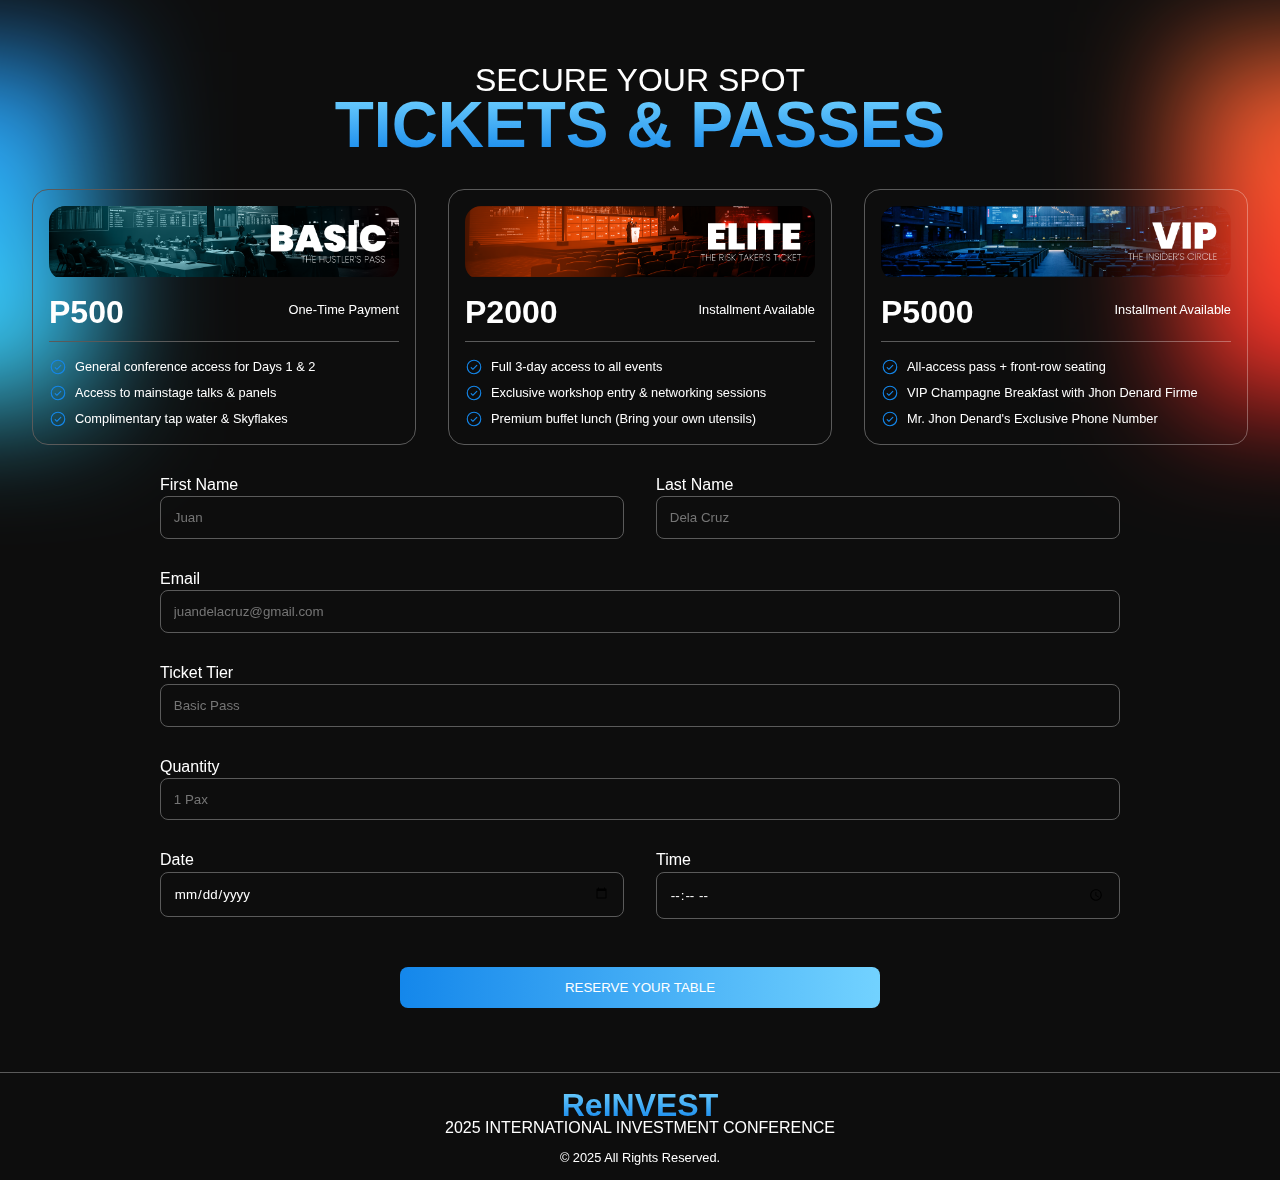
<file: reservation.html>
<!DOCTYPE html>
<html lang="en">
    <head>
        <meta charset="UTF-8">
        <meta name="viewport" content="width=device-width, initial-scale=1.0">
        <title>Le Soleil - Reservation</title>
        <link href="./styles.css" rel="stylesheet">
        <link rel="preconnect" href="https://fonts.googleapis.com">
        <link rel="preconnect" href="https://fonts.gstatic.com" crossorigin>
        <link href="https://fonts.googleapis.com/css2?family=Boldonse&family=Jost:ital,wght@0,100..900;1,100..900&display=swap" rel="stylesheet">
        
    </head>
<body>


    <!----- TICKETS SECTION ----->

    <section class="container tickets-section">
        <div class="radial-blue blue-gradient"></div>
        <div class="radial-orange orange-gradient"></div>

        
        <div class="subhead-container">
            <h3>SECURE YOUR SPOT</h3>
            <h2 class="accent">TICKETS & PASSES</h2>
        </div>

        <div class="tickets-container">
            <div class="ticket-info-container">
                <div class="ticket-img-container">
                    <img class="ticket-img" src="./images/tickets/basic.png">
                </div>

                <div class="ticket-info">
                    <div class="price-container">
                        <h3 class="price">P500</h3>
                        <p class="options">One-Time Payment</p>
                    </div>

                    <div class="line-price"></div>
                    
                    <ul class="perks-list">
                        <li class="perks"> <img class="perk-icon" src="./images/icons/check.svg"> General conference access for Days 1 & 2  </li>
                        <li class="perks"> <img class="perk-icon" src="./images/icons/check.svg"> Access to mainstage talks & panels </li>
                        <li class="perks"> <img class="perk-icon" src="./images/icons/check.svg"> Complimentary tap water & Skyflakes</li>
                    </ul>

                </div>
            </div>

            <div class="ticket-info-container">
                <div class="ticket-img-container">
                    <img class="ticket-img" src="./images/tickets/elite.png">
                </div>

                <div class="ticket-info">
                    <div class="price-container">
                        <h3 class="price">P2000</h3>
                        <p class="options">Installment Available</p>
                    </div>

                    <div class="line-price"></div>
                    
                    <ul class="perks-list">
                        <li class="perks"> <img class="perk-icon" src="./images/icons/check.svg"> Full 3-day access to all events  </li>
                        <li class="perks"> <img class="perk-icon" src="./images/icons/check.svg"> Exclusive workshop entry & networking sessions </li>
                        <li class="perks"> <img class="perk-icon" src="./images/icons/check.svg"> Premium buffet lunch (Bring your own utensils) </li>
                    </ul>

                </div>
            </div>


            <div class="ticket-info-container">
                <div class="ticket-img-container">
                    <img class="ticket-img" src="./images/tickets/vip.png">
                </div>

                <div class="ticket-info">
                    <div class="price-container">
                        <h3 class="price">P5000</h3>
                        <p class="options">Installment Available</p>
                    </div>

                    <div class="line-price"></div>
                    
                    <ul class="perks-list">
                        <li class="perks"> <img class="perk-icon" src="./images/icons/check.svg"> All-access pass + front-row seating  </li>
                        <li class="perks"> <img class="perk-icon" src="./images/icons/check.svg"> VIP Champagne Breakfast with Jhon Denard Firme </li>
                        <li class="perks"> <img class="perk-icon" src="./images/icons/check.svg"> Mr. Jhon Denard's Exclusive Phone Number </li>
                    </ul>

                </div>
            </div>

        </div>
    </section>

    <!----- TICKETS SECTION ----->



    <!----- FORM SECTION ----->
    <section class="container">
        <form class="reservation-form">

            <div class="double-container">
                <div class="form-item">
                    <label for="firstname">First Name</label>
                    <input id="firstname" name="firstname" type="text" placeholder="Juan">
                </div>
                <div class="form-item">
                    <label for="lastname">Last Name</label>
                    <input id="lastname" name="lastname" type="text" placeholder="Dela Cruz">
                </div>
            </div>

            <div class="form-item">
                <label for="firstname">Email</label>
                <input id="firstname" name="firstname" type="email" placeholder="juandelacruz@gmail.com">
            </div>

            <div class="form-item">
                <label for="firstname">Ticket Tier</label>
                <input id="firstname" name="firstname" type="text" placeholder="Basic Pass">
            </div>

            <div class="form-item">
                <label for="firstname">Quantity</label>
                <input id="firstname" name="firstname" type="number" placeholder="1 Pax">
            </div>

            <div class="double-container">
                <div class="form-item">
                    <label for="firstname">Date</label>
                    <input id="firstname" name="firstname" type="date">
                </div>
                <div class="form-item">
                    <label for="firstname">Time</label>
                    <input id="firstname" name="firstname" type="time">
                </div>
            </div>

            <button type="submit" class="submit-button">
                RESERVE YOUR TABLE
            </button>

        </form>
    </section>
    <!----- FORM SECTION ----->

    



    <footer class="container footer-section">
        <h3 class="footer-title accent">ReINVEST</h3>
        <h4 class="footer-tagline">2025 INTERNATIONAL INVESTMENT CONFERENCE</h4>
        
        <p class="footer-rights">&copy; 2025 All Rights Reserved.</p>
    </footer>




    <!----- SCRIPTS SECTION ----->
    <script>
        const hamburger = document.querySelector('.hamburger');
        const navLinks = document.querySelector('.nav-links');
        const navItems = document.querySelectorAll('.nav-links li a');

        hamburger.addEventListener('click', function() {
            navLinks.classList.toggle('active');
        });

        navItems.forEach(item => {
            item.addEventListener('click', function() {
                navLinks.classList.remove('active');
            });
        });

    </script>

</body>
</html>
</file>
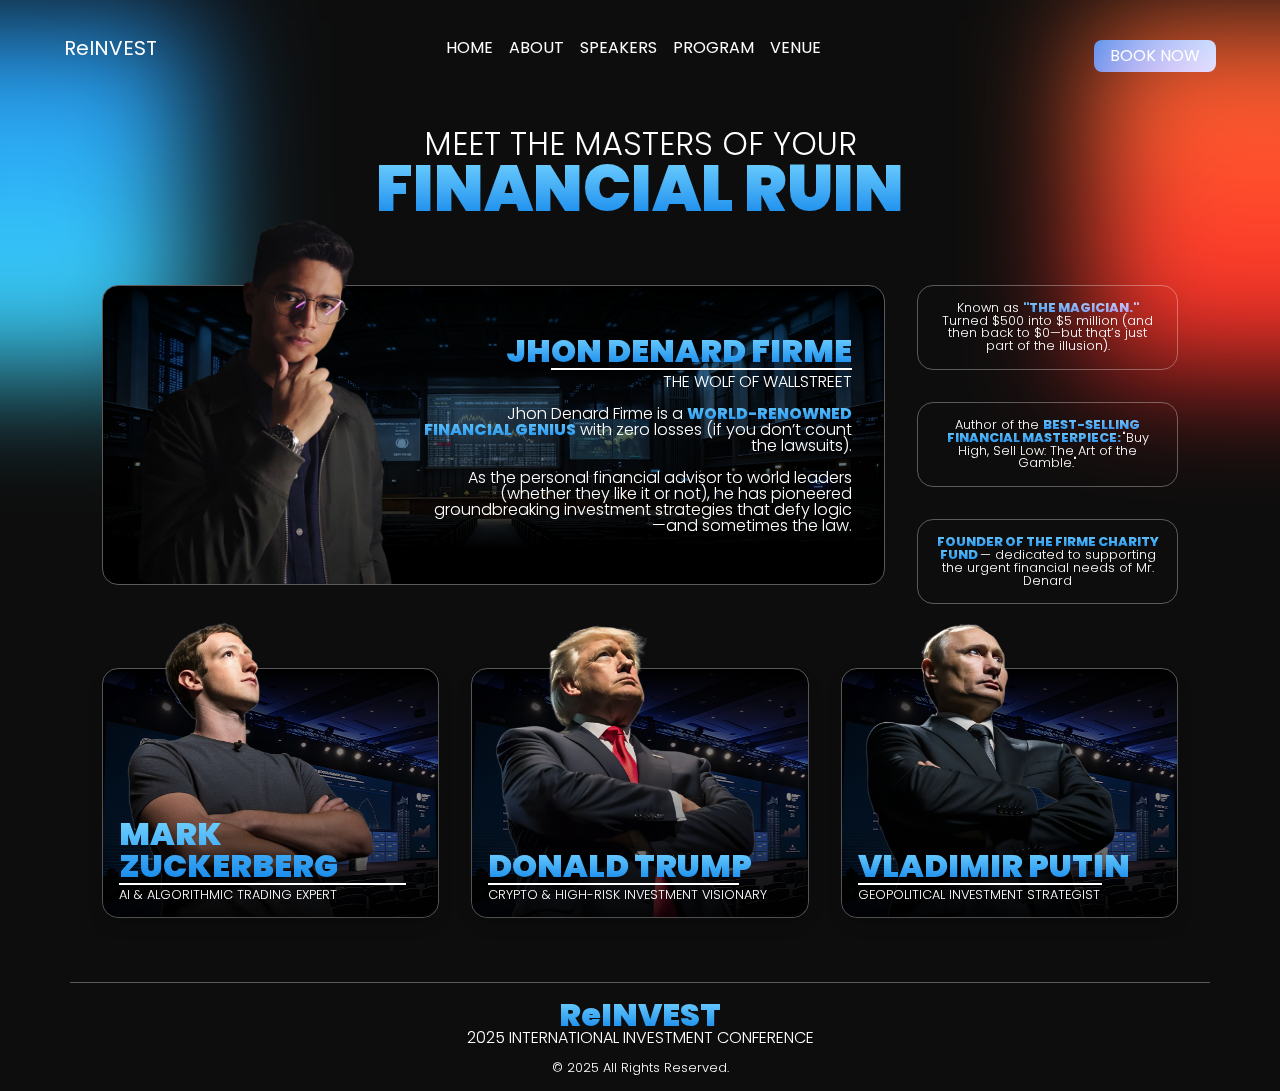
<file: speakers.html>
<!DOCTYPE html>
<html lang="en">
<head>
    <meta charset="UTF-8">
    <meta name="viewport" content="width=device-width, initial-scale=1.0">
    <title>ReInvest - Speakers</title>
    <link href="https://cdn.jsdelivr.net/npm/bootstrap@5.3.3/dist/css/bootstrap.min.css" rel="stylesheet" integrity="sha384-QWTKZyjpPEjISv5WaRU9OFeRpok6YctnYmDr5pNlyT2bRjXh0JMhjY6hW+ALEwIH" crossorigin="anonymous">
    <link rel="preconnect" href="https://fonts.googleapis.com">
    <link rel="preconnect" href="https://fonts.gstatic.com" crossorigin>
    <link href="https://fonts.googleapis.com/css2?family=Poppins:ital,wght@0,100;0,200;0,300;0,400;0,500;0,600;0,700;0,800;0,900;1,100;1,200;1,300;1,400;1,500;1,600;1,700;1,800;1,900&display=swap" rel="stylesheet">
    <link href="./styles.css" rel="stylesheet">

</head>
<body>
    
    <nav class="navbar navbar-expand-lg bg-body-tertiary">
        <div class="container-fluid">
          <a class="navbar-brand" href="./index.html">ReINVEST</a>
          <button class="navbar-toggler" type="button" data-bs-toggle="collapse" data-bs-target="#navbarTogglerDemo02" aria-controls="navbarTogglerDemo02" aria-expanded="false" aria-label="Toggle navigation">
            <span class="navbar-toggler-icon"></span>
          </button>
          <div class="collapse navbar-collapse" id="navbarTogglerDemo02">
            <ul class="navbar-nav mx-auto mb-2 mb-lg-0">
                <li class="nav-item">
                    <a class="nav-link active" aria-current="page" href="./index.html">HOME</a>
                </li>
                <li class="nav-item">
                    <a class="nav-link" href="./about.html">ABOUT</a>
                </li>
                <li class="nav-item">
                    <a class="nav-link" href="./speakers.html">SPEAKERS</a>
                </li>
                <li class="nav-item">
                    <a class="nav-link" href="./program.html">PROGRAM</a>
                </li>
                <li class="nav-item">
                    <a class="nav-link" href="./venue.html">VENUE</a>
                </li>
            </ul>
            <form class="d-flex" role="search">
                <a href="./reservation.html"><button class="book-button" type="submit">BOOK NOW</button></a>
            </form>
        </div>
        
        </div>
      </nav>

    <section class="container speakers-section" style="padding-top: 128px;">
        <div class="radial-blue blue-gradient"></div>
        <div class="radial-orange orange-gradient"></div>

        <div class="subhead-container">
            <h3>MEET THE MASTERS OF YOUR</h3>
            <h2 class="accent">FINANCIAL RUIN</h2>
        </div>

        <div class="speakers-container">
            <div class="speaker-denard">
                <div class="about-denard">
                    <img class="about-denard-img" src="./images/assets/denard-about.png">
                    <div class="intro-denard">
                        <h3 class="speaker-name-denard accent">JHON DENARD FIRME</h3>
                        <div class="line line-denard"></div>
                        <h4 class="speaker-tag-denard">THE WOLF OF WALLSTREET</h4>
                        <br>
                        <p class="denard-text">Jhon Denard Firme is a <span class="accent bold">WORLD-RENOWNED FINANCIAL GENIUS</span> with zero losses (if you don’t count the lawsuits). <br><br> As the personal financial advisor to world leaders (whether they like it or not), he has pioneered groundbreaking investment strategies that defy logic—and sometimes the law. </p>
                    </div>
                </div>
                <div class="credentials-denard">
                    <div class="credentials-item">
                        <p>Known as <span class="accent">"THE MAGICIAN." </span> Turned $500 into $5 million (and then back to $0—but that’s just part of the illusion).</p>
                    </div>
                    <div class="credentials-item">
                        <p>Author of the <span class="accent">BEST-SELLING FINANCIAL MASTERPIECE: </span> "Buy High, Sell Low: The Art of the Gamble."</p>
                    </div>
                    <div class="credentials-item">
                        <p><span class="accent">FOUNDER OF THE FIRME CHARITY FUND </span> — dedicated to supporting the urgent financial needs of Mr. Denard</p>
                    </div>
                </div>
            </div>

            <div class="speaker-keynotes">
                <div class="keynote-container musk">
                    <img class="keynote-img" src="./images/assets/zucc.png">
                    <div class="shadow"></div>

                    <div class="keynote-info">
                        <h3 class="speaker-name-keynote accent">MARK  ZUCKERBERG</h3>
                        <div class="line line-keynote"></div>
                        <h4 class="speaker-tag-keynote">AI & ALGORITHMIC TRADING EXPERT</h4>
                    </div>
                    
                </div>

                <div class="keynote-container musk">
                    <img class="keynote-img" src="./images/assets/trump.png">
                    <div class="shadow"></div>
                    
                    <div class="keynote-info">
                        <h3 class="speaker-name-keynote accent">DONALD TRUMP</h3>
                        <div class="line line-keynote"></div>
                        <h4 class="speaker-tag-keynote">CRYPTO & HIGH-RISK INVESTMENT VISIONARY</h4>
                    </div>
                    
                </div>

                <div class="keynote-container musk">
                    <img class="keynote-img" src="./images/assets/putin.png">
                    <div class="shadow"></div>
                    <div class="keynote-info">
                        <h3 class="speaker-name-keynote accent">VLADIMIR PUTIN</h3>
                        <div class="line line-keynote"></div>
                        <h4 class="speaker-tag-keynote">GEOPOLITICAL INVESTMENT STRATEGIST</h4>
                    </div>
                    
                </div>
            </div>
        </div>
    </section>

    

    <footer class="container footer-section">
        <h3 class="footer-title accent">ReINVEST</h3>
        <h4 class="footer-tagline">2025 INTERNATIONAL INVESTMENT CONFERENCE</h4>
        
        <p class="footer-rights">&copy; 2025 All Rights Reserved.</p>
    </footer>




</body>
</html>
</file>
<file: styles.css>
/* http://meyerweb.com/eric/tools/css/reset/ 
   v2.0 | 20110126
   License: none (public domain)
*/

html, body, div, span, applet, object, iframe,
h1, h2, h3, h4, h5, h6, p, blockquote, pre,
a, abbr, acronym, address, big, cite, code,
del, dfn, em, img, ins, kbd, q, s, samp,
small, strike, strong, sub, sup, tt, var,
b, u, i, center,
dl, dt, dd, ol, ul, li,
fieldset, form, label, legend,
table, caption, tbody, tfoot, thead, tr, th, td,
article, aside, canvas, details, embed, 
figure, figcaption, footer, header, hgroup, 
menu, nav, output, ruby, section, summary,
time, mark, audio, video {
	margin: 0;
	padding: 0;
	border: 0;
	font-size: 100%;
	font: inherit;
	vertical-align: baseline;
}
/* HTML5 display-role reset for older browsers */
article, aside, details, figcaption, figure, 
footer, header, hgroup, menu, nav, section {
	display: block;
}
body {
	line-height: 1;
}
ol, ul {
	list-style: none;
}
blockquote, q {
	quotes: none;
}
blockquote:before, blockquote:after,
q:before, q:after {
	content: '';
	content: none;
}
table {
	border-collapse: collapse;
	border-spacing: 0;
}


/* ------MEYER RESET */








/* ------GLOBAL CSS */

:root {
    --white: #FFFFFF;
    --black: #0D0D0D;
    --primary: #EE6515;
    --gray: #5A5A5A;
}

*{
    margin: 0;
    padding: 0;
    box-sizing: border-box;
    font-family: "Poppins", "Arial", sans-serif !important;
    color: var(--white);
}

body{
    background-color: var(--black);
    width: 100%;
}

.container{
    position: relative;
    display: flex;
    flex-direction: column;
    width: 100%;
    height: auto;
    padding: 32px;
}

h1, h1 span{
    font-size: 8rem;
    font-weight: 900;
    color: var(--white);
}

h2, h2 span{
    font-size: 4rem;
    font-weight: 900;
}

h3{
    font-size: 2rem;
    font-weight: 300;
    margin-bottom: -0.2rem;
}

h4, h4 span{
    font-size: 1.4rem;
    font-weight: 300;
}

p{
    font-size: 1rem;
    font-weight: 300;
}

/*Just add accent class to color the text*/
.accent{
    background: linear-gradient(
        0deg,
        rgba(20, 135, 235, 1) 0%,
        rgba(114, 210, 255, 1) 100%
      );
      background-clip: text !important;
      color: transparent !important;
}

.subheader-container{
    display: flex;
    flex-direction: column;
    align-items: center;
    justify-content: center;
}

a{
    text-decoration: none !important;
    color: white !important;
}

.centered{
    text-align: center;
}

















/* ------NAVBAR */


.logout {
    display: none;
}
.logo-section{
    height: 100%;
    display: flex;
    align-items: center;
    justify-content: center;
    padding-top: 6px;
}

.logout:hover{
    background: linear-gradient(
        0deg,
        rgba(20, 135, 235, 1) 0%,
        rgba(114, 210, 255, 1) 100%
      );
      background-clip: text !important;
      color: transparent !important;
    transition: all 0.3s ease;
    cursor: pointer;
}

.navbar-brand:hover{
    color: rgba(20, 135, 235, 1) !important;
}

.navbar{
    position: absolute !important;
    margin-top: 16px;
    width: 100%;
    z-index: 1;
    background-color: transparent !important;
    display: flex !important;
    flex-direction: row !important;
    align-items: center !important;
    justify-content: space-between !important;
}
.container-fluid{
    background-color: transparent;
    padding: 0px 64px;

}


.nav-link{
    color: white !important;
}

.nav-link:hover{
    background: linear-gradient(
        0deg,
        rgba(20, 135, 235, 1) 0%,
        rgba(114, 210, 255, 1) 100%
      );
      background-clip: text !important;
      color: transparent !important;
    transition: all 0.3s ease;
}

.navbar-toggler-icon {
    filter: invert(1);
}




.container-fluid{
    display: flex !important;
    flex-direction: row !important;
    align-items: center !important;


}

.book-button{
    background: linear-gradient(
        90deg,
        rgba(20, 135, 235, 1) 0%,
        rgba(114, 210, 255, 1) 100%
      );
    padding: 8px 16px;
    border-radius: 8px;
}

.book-button:hover{
    background: linear-gradient(
        90deg,
        rgba(20, 135, 235, 1) 0%,
        rgba(114, 210, 255, 1) 100%
      );
    border: none;
    transform: scale(1.2);
    cursor: pointer;
    transition: all 0.3s ease-in-out;
}

@media (min-width: 1024px) { 
    .logout {
        display: block; 
    }

}






/* ----------- BANNER */


.banner-container{
    width: 100%;
    height: 100vh;
    background-image: url("./images/assets/bg-wide.png");
    background-size: cover;
    background-repeat: no-repeat;
    display: flex;
    flex-direction: row;
    align-items: center;
    justify-content: space-between;
}

.navbar-toggler-container{
    display: block;
}
.navbar-collapse-container{
    display: none;
}

.denardpic{
    height: 95%;
    position: absolute;
    right: 0;
    bottom: 0;
}

.bannertext-container{
    position: relative;
    display: flex;
    flex-direction: column;
    margin-left: 64px;
    margin-bottom: 64px;
}

.title-container{
    display: flex;
    flex-direction: row;
    align-items: baseline;
    margin-top: -1rem;
}

.tagline, .tagline span{
    margin-left: 52px;
    font-size: 2rem;
}

.re{
    font-size: 6rem;
    font-weight: 700;
}

.invest{
    font-size: 12rem;
}

.banner-venue{
    font-size: 1.5rem;
    margin-top: -16px;
}


.name-container{
    position: absolute;
    bottom: 4rem;
    margin-left: 64px;
}

.denard{
    font-size: 2rem;
}

.firme{
    font-size: 7rem;
    margin-top: 8px;
}

.line{
    width: 110%;
    height: 1px;
    border: 1px solid var(--white);
}

.wolf{
    font-size: 1.5rem;
    margin-top: 0.5rem;
}

@media (max-width: 1000px){
    .tagline, .tagline span{
        font-size: 1.3rem;
        margin-left: 32px;
    }
    .re{
        font-size: 4rem;
    }
    .invest{
        font-size: 8rem;
    }
    .denard{
        font-size: 1.5rem;
    }
    .firme{
        font-size: 4.5rem;
    }
    .line{
        width: 110%;
    }
    .wolf{
        font-size: 1rem;
        margin-top: 0.5rem;
    }
}

@media (max-width: 650px){
    .bannertext-container{
        margin-bottom: 20rem;
    }
    .tagline, .tagline span{
        font-size: 0.8rem;
        margin-left: 24px;
        margin-bottom: 0.8rem;
    }

    .banner-venue{
        font-size: 0.8rem;
        margin-top: 1px;
    }
    .re{
        font-size: 3rem;
    }
    .invest{
        font-size: 5rem;
    }
    .denard{
        font-size: 1.2rem;
    }
    .firme{
        font-size: 4rem;
    }
    .line{
        width: 110%;
    }
    .wolf{
        font-size: 0.7rem;
        margin-top: 0.5rem;
    }
    .denardpic{
        height: 75%;
        position: absolute;
        right: 0;
        bottom: 0;
        z-index: 1;
    }
    .name-container{
        position: absolute;
        z-index: 2;
        margin-left: 32px;
    }
}




/* ----------- EARN AND LEARN */

.earn-section{
    width: 100%;
    display: flex;
    flex-direction: column;
}

.subhead-container{
    display: flex;
    flex-direction: column;
    align-items: center;
    justify-content: center;
}

.earn-container{
    width: 100%;
    display: flex;
    flex-direction: row;
    align-items: center;
    justify-content: center;
    gap: 32px;
    margin-top: 64px;
}

.earn-item{
    width: 100%;
    height: 120px;
    position: relative;
    display: flex;
    flex-direction: row;
    align-items: center;
    justify-content: center;
    border: 1px solid var(--gray);
    border-radius: 16px;
    padding: 0px 32px;
}

.circle {
    position: absolute;
    display: flex; /* Enables flex properties */
    align-items: center;
    justify-content: center;
    border: 1px solid var(--gray);
    border-radius: 100%;
    height: 54px;
    width: 54px;
    background-color: var(--black);
    top: 0; 
    transform: translateY(-50%); 
}

.earn-text{
    margin-top: 12px;
}

.circle-icon{
    width: 60%;
    height: 60%;
}

@media (max-width: 650px){
    .earn-container{
        flex-direction: column;
        gap: 46px;
        margin-top: 64px;
    }
}



/* ----------- EARN AND LEARN */

.info-section{
    position: relative;
    display: grid;
    grid-template-columns: 1fr 1fr;
    gap: 32px;
    align-items: center;
    justify-content: center;
    margin-top: 64px;
}

.subhead-container-info{
    display: flex;
    flex-direction: column;
    align-items: end;
}

.info-container{
    width: 85%;
    margin-left: auto;
    display: flex;
    flex-direction: column;
    align-items: end;
    justify-content: center;
}

.info-text{
    text-align: end;
}

.image-container{
    width: 100%;
    height: 100%;
    overflow: hidden;
    border-radius: 16px;
}

.info-img{
    object-fit: cover;
    width: 100%;
    height: 100%;
}

.info-img:hover{
    transform: scale(1.4);
    transition: all 0.3s ease;
}
.secure-button{
    margin-top: 32px;
}


@media (max-width: 1000px){
    .info-section {
        grid-template-columns: 1fr;
        grid-template-rows: auto;
    }

    .info-container{
        width: 100%;
        display: flex;
        flex-direction: column;
        align-items: start;
        justify-content: center;
    }

    .info-text{
        text-align: start;
    }
}






/* ----------- SPEAKERS - DENARD */

.speakers-container{
    display: flex;
    flex-direction: column;
    gap: 64px;
    align-items: center;
    justify-content: center;
    margin-top: 64px;
}

.speaker-denard{
    display: grid;
    grid-template-columns: 3fr 1fr;
    gap: 32px;
}

.about-denard{
    position: relative;
    width: 100%;
    height: 300px;
    background: url("./images/assets/denard-bg.png");
    background-position: center;
    background-repeat: no-repeat;
    background-size: cover;
    border: 1px solid var(--gray);
    border-radius: 16px;

    display: flex;
    flex-direction: column;
    justify-content: center;
    padding: 32px;
}

.about-denard-img{
    position: absolute;
    bottom: 0;
    left: 16;
    height: 380px;
    border-radius: 16px;
}

.speaker-name-denard{
    font-weight: 900;
}

.line-denard{
    width: 70%;
    margin: 4px 0px;
}


.intro-denard{
    display: flex;
    flex-direction: column;
    align-items: end;
    justify-content: center;
    width: 60%;
    margin-left: auto;
}

.denard-text{
    text-align: end;
}

.speaker-tag-denard{
    font-size: 1rem;
}

.credentials-item p{
    text-align: center;
    font-size: 0.8rem;
}

.credentials-item p span, .bold{
    font-weight: 800;
}


.credentials-denard{
    display: flex;
    flex-direction: column;
    align-items: center;
    justify-content: space-between;
    gap: 32px;
}

.credentials-item{
    width: 100%;
    height: 100%;
    padding: 16px;
    border: 1px solid var(--gray);
    border-radius: 16px;
    display: flex;
    flex-direction: row;
    align-items: center;
    justify-content: center;
}



/* ----------- SPEAKERS - OTHERS */

.speaker-keynotes{
    display: grid;
    grid-template-columns: 1fr 1fr 1fr;
    gap: 32px;
    width: 100%;
    height: 250px;
}

.keynote-container{
    position: relative;
    border: 1px solid var(--gray);
    border-radius: 16px;
}

.keynote-img{
    position: absolute;
    height: 300px;
    bottom: 0;
    margin-left: 16px;
}

.keynote-info{
    position: absolute;
    z-index: 2;
    bottom: 16px;
    left: 16px;

}

.musk{
    background: url("./images/assets/putin-bg.png");
}

.shadow {
    position: absolute;
    top: 0;
    left: 0;
    width: 100%;
    height: 100%;
    background: linear-gradient(
        to top, 
        rgba(0, 0, 0, 0.8) 0%, 
        rgba(0, 0, 0, 0.2) 60%, 
        rgba(0, 0, 0, 0) 100% 
    );
    z-index: 2; 
    border-radius: 16px;
}

.line-keynote{
    margin: 4px 0px;
    width: 90%;
}

.speaker-name-keynote{
    font-weight: 900;
}

.speaker-tag-keynote{
    font-size: 0.8rem;
}

@media (max-width: 650px){


    .intro-denard p{
        display: none;
    }

    .intro-denard{
        z-index: 4;
    }


    .speaker-keynotes{
        grid-template-columns: 1fr;
        gap: 250px;
    }

    .keynote-img{
        height: 200px;
    }

    .keynote-container{
        width: 100%;
    }
}


/* ----------- SCHEDULE SECTION */

.schedule-section{
    display: flex;
    flex-direction: column;
    align-items: center;
    justify-content: center;
    margin-top: 92px;
    width: 100%;
}

.schedule-container{
    display: flex;
    flex-direction: column;
    gap: 64px;
    align-items: center;
    justify-content: center;
    margin-top: 64px;
    width: 100%;
}

.schedule-item{
    position: relative;
    display: flex;
    flex-direction: column;
    padding: 32px;
    padding-top: 64px;
    align-items: center;
    justify-content: center;

    border: 1px solid var(--gray);
    border-radius: 16px;
    width: 100%;
}

.day{
    position: absolute;
    display: flex;
    flex-direction: column;
    align-items: center;
    justify-content: center;
    padding: 16px 0px;
    width: 200px;

    border: 1px solid var(--gray);
    background-color: var(--black);
    border-radius: 16px;

    z-index: 1;
    top: 0;
    transform: translateY(-50%);

    font-size: 1.5rem;
    font-weight: 800;
}

.sched-subhead{
    display: flex;
    flex-direction: column;
    align-items: center;
    justify-content: center;
}

.sched-title{
    font-size: 3rem;
    text-align: center;
}

.sched-tagline{
    font-size: 1rem;
    text-align: center;
    margin-top: -2px;
}




.timeslot-list{
    display: flex;
    flex-direction: column;
    gap: 16px;
    align-items: center;
    justify-content: center;
    width: 100%;
    margin-top: 32px;
}

.timeslot{
    display: flex;
    flex-direction: row;
    align-items: center;
    justify-content: space-between;

    border: 1px solid var(--gray);
    border-radius: 16px;
    width: 80%;
    height: 72px;
    padding: 0px 32px;
}

.timeslot:hover{
    transform: scale(1.1);
    transition: all 0.5s ease;
    cursor: pointer;
    border: 1px solid rgba(20, 135, 235, 1);
}

.time{
    font-weight: 800;
    font-size: 1rem;
}

.event-item{
    display: flex;
    flex-direction: column;
    align-items: end;
    justify-content: end;
    gap: 2px;
}

.event-title{
    font-weight: 600;
    font-size: 1rem;
    text-align: end;
}

.event-subhead{
    font-size: 0.8rem;
}

@media (max-width: 650px){

    .schedule-section{
        margin-top: 300px;
    }
    .timeslot{
        width: 100%;
    }


    .event-title{
        font-weight: 600;
        font-size: 0.8rem;
        text-align: end;
    }
    
    .event-subhead{
        font-size: 0.6rem;
    }

    .time{
        font-weight: 800;
        font-size: 0.8rem;
    }

    .day{
        font-size: 1rem;
    }

    .sched-title{
        font-size: 2rem;
        text-align: center;
    }

    .sched-tagline{
        font-size: 0.8rem;
        text-align: center;
        margin-top: 4px;
    }
}


/* ----------- VENUE SECTION */

.venue-container{
    display: grid;
    grid-template-columns: 1fr 2fr;
    width: 100%;
    gap: 32px;
    align-items: center;
    justify-content: center;

    padding-top: 64px;
}

.venue-info{
    width: 100%;
    display: flex;
    flex-direction: column;
    justify-content: center;
    align-items: center;
}

.venue-title{
    font-size: 2rem;
    text-align: center;
}

.venue-tagline{
    font-size: 1rem;
    text-align: center;
}

.venue-photos{
    width: 100%;
    display: flex;
    flex-direction: row;
    justify-content: center;
    align-items: center;
    gap: 16px;

}

.venue-img{
    flex: 1;
    object-fit: cover;
    border: 1px solid var(--gray);
}

.venue-desc{
    font-size: 0.8rem;
    margin-top: 32px;
    text-align: center;
    width: 80%;
}

@media (max-width: 650px){
    .venue-container{
        grid-template-columns: 1fr;
        padding: 16px 16px;
    }

    .venue-map{
        width: 100%;
        padding: 8px;
        overflow: hidden;
    }
}



.venue-details{
    display: flex;
    flex-direction: column;
    align-items: center;
    justify-content: center;
    width: 100%;

}

.venue-images{
    display: flex;
    flex-direction: row;
    align-items: center;
    justify-content: center;
    width: 100%;
    gap: 64px;
}

.venue-img-cont{
    flex: 1;
    width: 100%;
    height: 300px;
    border-radius: 16px;
    overflow: hidden;
}

.venue-img{
    object-fit: cover;
    width: 100%;
}

.venue-img:hover{
    transform: scale(1.3);
    transition: all 0.3s ease;
}


@media (max-width: 650px){
    .venue-images{
        flex-direction: column;
        gap: 32px;
    }
}





/* ----------- TICKETS SECTION */

.tickets-section{
    margin-top: 32px;
}

.tickets-container{
    display: flex;
    flex-direction: row;
    gap: 32px;
    width: 100%;
    align-items: center;
    justify-content: center;
    margin-top: 32px;
}

.tickets-container *{
    height: 100%;
}

.ticket-img-container{
    width: 100%;
    overflow: hidden;
    border-radius: 16px;

}

.ticket-img{
    object-fit: contain;
    width: 100%;
    height: 100%;
}

.ticket-img:hover{
    transform: scale(1.1);
    transition: all 0.3s ease;
    cursor: pointer;
}


.ticket-info-container{
    width: 100%;
    height: 100%;
    border: 1px solid var(--gray);
    border-radius: 16px;
    padding: 16px;
}

.price-container{
    display: flex;
    flex-direction: row;
    align-items:center;
    justify-content: space-between;
    margin: 16px 0px;
}

.price{
    font-weight: 900;
}

.options{
    font-size: 0.8rem;
}

.perks-list{
    display: flex;
    flex-direction: column;
    gap: 8px;
}

.perks{
    font-size: 0.8rem;
    display: flex;
    align-items: center;
    justify-content: start;
    gap: 8px;
}

.perk-icon{
    height: 18px;
    width: 18px;
}

.line-price{
    height: 1px;
    border-top: 1px solid var(--gray);
    width: 100%;
    margin-bottom: 16px;
}

@media (max-width: 650px){
    .tickets-section{
        margin-top: 64px;
    }
    .tickets-container{
        flex-direction: column;
    }
}














/*---------- RESERVATION STYLES ----------*/

input{
    background-color: transparent;
    border: 1px solid var(--gray);
    border-radius: 8px;
    padding: 0.8rem 0.8rem;

}

input:focus {
    outline: none;
    border: 1px solid rgba(20, 135, 235, 1);
}

.form-item{
    flex: 1;
    display: flex;
    flex-direction: column;
    gap: 0.2rem;
    width: 100%;
}

label{
    font-size: 1rem;
    font-family: "Jost", "Arial", sans-serif;
    font-weight: 300;
    color: var(--white);

}

.reservation-form{
    width: 100%;
    display: flex;
    flex-direction: column;
    align-items: center;
    justify-content: center;
    gap: 2rem;
    padding: 0 128px;
    margin-top: -2rem;
}

.double-container{
    display: flex;
    flex-direction: row;
    width: 100%;
    gap: 2rem;

}

button{
    background: linear-gradient(
        90deg,
        rgba(20, 135, 235, 1) 0%,
        rgba(114, 210, 255, 1) 100%
      );
    border: transparent;
    border-radius: 8px;
    padding: 0.8rem 0.8rem;
    margin-top: 1rem;
    transition: all 0.3s ease;
}

button:hover {
    transform: scale(1.05);
    transform-origin: center;
    cursor: pointer;
}

.submit-button{
    width: 50%;
}

@media (max-width: 700px) {
    .double-container{
        display: flex;
        flex-direction: column;
    }

    .reservation-form{
        padding: 32px 0px;
    }
}

/*---------- RESERVATION STYLES ----------*/



/*---------- FOOTER STYLES ----------*/

.footer-section{
    width: 100%;
    border-top: 1px solid var(--gray);
    margin-top: 32px;
    display: flex;
    flex-direction: column;
    align-items: center;
    justify-content: center;
    padding: 16px 16px;
    position: relative;
}

.footer-title{
    font-weight: 900;
}

.footer-tagline{
    font-weight: 300;
    font-size: 1rem;
    margin-top: 2px;
}

.footer-rights{
    margin-top: 16px;
    font-size: 0.8rem
}

/*---------- FOOTER STYLES ----------*/








@media (max-width: 650px){
    .subhead-container h3{
        font-size: 1.5rem;
        text-align: center;
    }

    .subhead-container h2{
        font-size: 3rem;
        text-align: center;
    }
}







/* ----------- TERMS SECTION */

.terms-section{
    margin-top: 64px;
    display: flex;
    flex-direction: column;
    align-items: center;
    justify-content: center;
}
.terms-container{
    margin-top: 64px;
    width: 75%;
}

.terms-subhead{
    font-weight: 700;
    font-size: 1.5rem;
}
.terms-text{
    margin-top: 8px;
    margin-bottom: 16px;
}



@media (max-width: 650px){
    .terms-container{
        width: 100%;
    }
    .terms-subhead{
        font-weight: 700;
        font-size: 1.4rem;
    }
    .terms-text{
        margin-top: 8px;
        margin-bottom: 16px;
        font-size: 1rem;
    }
}









.radial-blue{
    width: 350px;
    height: 350px;
    position: absolute;
    top: 20px;
    left: -20%;
    z-index: -1;
    mix-blend-mode: screen;
}


.radial-orange{
    width: 350px;
    height: 350px;
    position: absolute;
    top: 20px;
    right: -20%;
    z-index: 1;
    mix-blend-mode: screen;
}


@media (max-width: 1100px){
    .radial-blue{
        display: none;
    }

    .radial-orange{
        display: none;
    }
}


.blue-gradient {
    background: linear-gradient( #1487EB 0%, #36DDFF 100%);
    filter: blur(60px); 
}

.orange-gradient {
    background: linear-gradient( #FF6427 0%, #FB1B1B 100%);
    filter: blur(60px); 
}
  
.lightblue-gradient {
    background: radial-gradient(circle at center, rgb(159, 230, 250) 0%, rgb(8, 226, 250) 100%);
    filter: blur(200px); 
}
  
  

.lightorange-gradient {
    background: radial-gradient(circle at center, #ff9f4a 30%, #FA9D1A 100%);
    filter: blur(120px);
}
</file>
